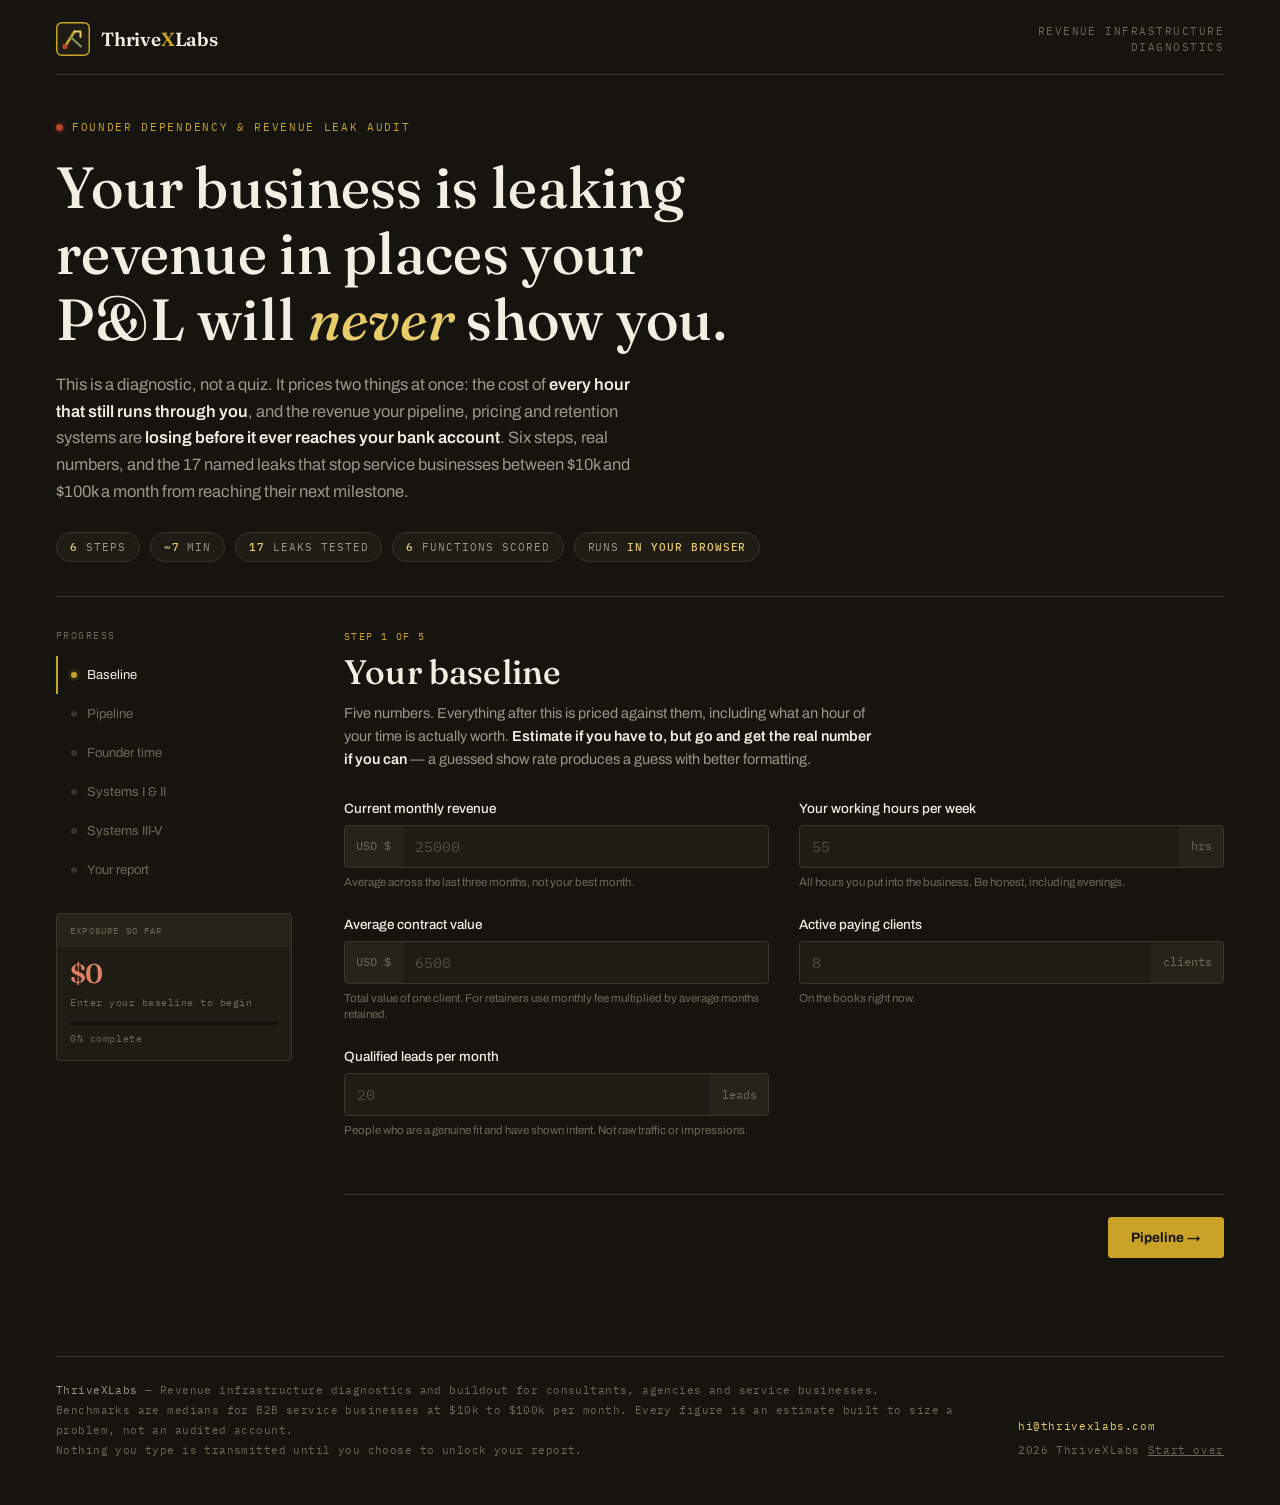
<file: tools/txl-revenue-infrastructure-audit/index.html>
<!DOCTYPE html>
<html lang="en">
<head>
<meta charset="UTF-8">
<meta name="viewport" content="width=device-width, initial-scale=1.0, viewport-fit=cover">
<title>Revenue Infrastructure Audit</title>
<meta name="description" content="Quantify what founder dependency and the 17 revenue leaks are costing your service business each year, then get the fix sequence.">
<link rel="preconnect" href="https://fonts.googleapis.com">
<link rel="preconnect" href="https://fonts.gstatic.com" crossorigin>
<link rel="stylesheet" href="https://fonts.googleapis.com/css2?family=Fraunces:ital,opsz,wght@0,9..144,400;0,9..144,500;0,9..144,600;0,9..144,700;1,9..144,400&family=Archivo:wght@400;500;600;700&family=IBM+Plex+Mono:wght@400;500;600&display=swap">

<style>
/* ============================================================
   ThriveXLabs — Revenue Infrastructure Audit
   Single-file lead magnet. No build step, no dependencies.
   Configuration lives in the CONFIG block in the script below.
   ============================================================ */

:root{
  /* ---- Brand palette ----------------------------------------
     PLACEHOLDER SOURCE: derived from the ThriveXLabs audit_1.html
     you supplied, because no logo SVG was attached. When you drop
     in the real TXL SVG, replace the six --brand* / semantic hexes
     below and nothing else needs to change. */
  --obsidian:#15140F;
  --raised:#1E1C15;
  --raised-2:#262319;
  --sunk:#100F0B;
  --line:#3A342A;
  --line-soft:#2B261E;

  --paper:#F2EEE2;
  --muted:#9C9686;
  --faint:#6F6858;

  --brass:#C9A227;
  --brass-lt:#E8CB68;
  --brass-dim:#2C2512;

  --rust:#B5482B;
  --rust-lt:#DC8163;
  --rust-dim:#2E1811;

  --sage:#7E9767;
  --sage-lt:#A9C08D;
  --sage-dim:#1A2415;

  --amber:#C9862B;
  --amber-dim:#2B1F10;

  --d:'Fraunces','Iowan Old Style',Georgia,serif;
  --s:'Archivo','Helvetica Neue',Arial,sans-serif;
  --m:'IBM Plex Mono',ui-monospace,SFMono-Regular,Menlo,monospace;

  --r:3px;
  --rail-w:236px;
  --shadow:0 1px 0 rgba(242,238,226,.04), 0 18px 40px -30px rgba(0,0,0,.9);
}

*{box-sizing:border-box}
html,body{margin:0;padding:0}
html{-webkit-text-size-adjust:100%}
body{
  background:var(--obsidian);
  color:var(--paper);
  font-family:var(--s);
  font-size:15px;
  line-height:1.55;
  -webkit-font-smoothing:antialiased;
  text-rendering:optimizeLegibility;
}
h1,h2,h3,h4{margin:0;font-family:var(--d);font-weight:500;letter-spacing:.005em;line-height:1.14;text-wrap:balance}
p{margin:0}
button,input,select,textarea{font-family:inherit;font-size:inherit;color:inherit}
a{color:var(--brass-lt);text-decoration-thickness:1px;text-underline-offset:2px}
::selection{background:var(--brass);color:var(--obsidian)}
:focus-visible{outline:2px solid var(--brass);outline-offset:2px;border-radius:2px}
.num{font-variant-numeric:tabular-nums}
.mono{font-family:var(--m)}
.sr{position:absolute;width:1px;height:1px;padding:0;margin:-1px;overflow:hidden;clip:rect(0 0 0 0);white-space:nowrap;border:0}

/* ---------- frame ---------- */
.wrap{max-width:1240px;margin:0 auto;padding-inline:20px;padding-block:0 0}
@media(min-width:900px){.wrap{padding-inline:36px}}

/* ---------- masthead ---------- */
.masthead{display:flex;align-items:center;gap:16px;flex-wrap:wrap;
  padding-block:22px 18px;border-bottom:1px solid var(--line)}
.logo{display:flex;align-items:center;gap:11px;text-decoration:none;color:var(--paper)}
.logo svg{display:block;flex:0 0 auto}
.logo .wm{font-family:var(--d);font-size:19px;font-weight:600;letter-spacing:-.01em;line-height:1}
.logo .wm em{font-style:normal;color:var(--brass)}
.mast-tag{margin-left:auto;font-family:var(--m);font-size:10.5px;letter-spacing:.14em;
  text-transform:uppercase;color:var(--faint);text-align:right;max-width:30ch}

/* ---------- hero ---------- */
.hero{padding-block:40px 34px;border-bottom:1px solid var(--line)}
.eyebrow{display:inline-flex;align-items:center;gap:9px;font-family:var(--m);font-size:10.5px;
  letter-spacing:.16em;text-transform:uppercase;color:var(--brass);margin-bottom:18px}
.eyebrow .pip{width:7px;height:7px;border-radius:50%;background:var(--rust);
  box-shadow:0 0 0 3px var(--rust-dim)}
.hero h1{font-size:clamp(33px,5.1vw,58px);max-width:20ch;font-weight:500}
.hero h1 em{font-style:italic;color:var(--brass-lt)}
.hero .lede{margin-top:20px;max-width:64ch;font-size:16.5px;color:var(--muted);line-height:1.62}
.hero .lede b{color:var(--paper);font-weight:600}
.hero-meta{display:flex;gap:10px;flex-wrap:wrap;margin-top:26px}
.chip{font-family:var(--m);font-size:10.5px;letter-spacing:.09em;text-transform:uppercase;
  color:var(--muted);border:1px solid var(--line);border-radius:100px;padding:6px 13px;background:var(--raised)}
.chip b{color:var(--brass-lt);font-weight:500}

/* ---------- app shell ---------- */
.app{display:grid;grid-template-columns:1fr;gap:26px;padding-block:32px 0;align-items:start}
@media(min-width:900px){.app{grid-template-columns:var(--rail-w) minmax(0,1fr);gap:52px}}

/* ---------- rail ---------- */
.rail{display:flex;flex-direction:column;gap:0}
@media(min-width:900px){.rail{position:sticky;top:20px;align-self:start}}
.rail-head{font-family:var(--m);font-size:9.5px;letter-spacing:.15em;text-transform:uppercase;
  color:var(--faint);margin-bottom:12px}
.steps{display:flex;flex-direction:column;gap:1px;list-style:none;margin:0;padding:0}
@media(max-width:899px){
  .steps{flex-direction:row;overflow-x:auto;gap:6px;padding-bottom:12px;
    border-bottom:1px solid var(--line);scrollbar-width:thin}
  .steps li{flex:0 0 auto}
}
.steps li{display:flex;align-items:center;gap:10px;padding:9px 0 9px 13px;font-size:13px;
  color:var(--faint);border-left:2px solid transparent;transition:color .18s}
@media(max-width:899px){.steps li{border-left:0;border-bottom:2px solid transparent;padding:6px 10px 8px;white-space:nowrap}}
.steps li .dot{width:6px;height:6px;border-radius:50%;background:var(--line);flex:0 0 auto;transition:background .18s}
.steps li.done{color:var(--muted)}
.steps li.done .dot{background:var(--sage)}
.steps li.active{color:var(--paper);border-left-color:var(--brass)}
@media(max-width:899px){.steps li.active{border-bottom-color:var(--brass)}}
.steps li.active .dot{background:var(--brass);box-shadow:0 0 0 3px var(--brass-dim)}

.ticker{margin-top:24px;border:1px solid var(--line);border-radius:var(--r);background:var(--raised);overflow:hidden}
@media(max-width:899px){.ticker{display:none}}
.ticker .tk-h{padding:10px 13px 8px;border-bottom:1px solid var(--line-soft);background:var(--raised-2);
  font-family:var(--m);font-size:9px;letter-spacing:.13em;text-transform:uppercase;color:var(--faint)}
.ticker .tk-b{padding:13px}
.ticker .tk-n{font-family:var(--d);font-size:27px;font-weight:600;color:var(--rust-lt);
  font-variant-numeric:tabular-nums;line-height:1.05;letter-spacing:-.02em}
.ticker .tk-s{font-family:var(--m);font-size:10px;color:var(--faint);margin-top:6px;letter-spacing:.05em}
.ticker .tk-bar{height:3px;background:var(--sunk);margin-top:12px;border-radius:2px;overflow:hidden}
.ticker .tk-bar i{display:block;height:100%;background:var(--brass);width:0%;transition:width .3s ease}
.ticker .tk-p{font-family:var(--m);font-size:9.5px;color:var(--faint);margin-top:7px;letter-spacing:.06em}

/* ---------- panel ---------- */
.panel{min-width:0}
.step-kick{font-family:var(--m);font-size:10px;letter-spacing:.14em;text-transform:uppercase;
  color:var(--brass);margin-bottom:9px}
.step-title{font-size:clamp(25px,3.4vw,34px);margin-bottom:10px}
.step-sub{color:var(--muted);max-width:66ch;font-size:14.5px;margin-bottom:28px;line-height:1.6}
.step-sub b{color:var(--paper);font-weight:600}

.grid2{display:grid;grid-template-columns:1fr;gap:4px 30px}
@media(min-width:620px){.grid2{grid-template-columns:1fr 1fr}}

.field{margin-bottom:21px;min-width:0}
.field > label,.field .flabel{display:block;font-size:13.5px;color:var(--paper);margin-bottom:7px;font-weight:500;line-height:1.35}
.field .hint{display:block;font-size:11.5px;color:var(--faint);margin-top:6px;line-height:1.45}
.field .bm{font-family:var(--m);font-size:10px;color:var(--brass);letter-spacing:.05em;font-weight:400}
.inp{display:flex;align-items:stretch;border:1px solid var(--line);border-radius:var(--r);
  background:var(--raised);overflow:hidden}
.inp:focus-within{border-color:var(--brass)}
.inp .aff{display:flex;align-items:center;padding:0 11px;background:var(--raised-2);
  font-family:var(--m);font-size:12px;color:var(--faint);border-right:1px solid var(--line-soft);flex:0 0 auto}
.inp .aff.suf{border-right:0;border-left:1px solid var(--line-soft)}
.inp input{flex:1 1 auto;min-width:0;width:100%;background:transparent;border:0;outline:none;
  font-family:var(--m);font-size:15px;font-variant-numeric:tabular-nums;padding:11px 12px;color:var(--paper)}
.inp input::placeholder{color:#544E42}
.inp input[type=number]{-moz-appearance:textfield}
.inp input::-webkit-outer-spin-button,.inp input::-webkit-inner-spin-button{-webkit-appearance:none;margin:0}

.seg{display:flex;gap:6px;flex-wrap:wrap}
.seg button{flex:1 1 auto;min-width:88px;background:var(--raised);border:1px solid var(--line);
  color:var(--muted);padding:9px 11px;font-size:12.5px;border-radius:var(--r);cursor:pointer;
  transition:border-color .15s,color .15s,background .15s;text-align:center}
.seg button:hover{border-color:var(--faint);color:var(--paper)}
.seg button.sel{border-color:var(--brass);color:var(--paper);background:var(--brass-dim);font-weight:600}
.seg.tri button.sel[data-val="Systemized"],.seg.tri button.sel[data-val="Yes"]{border-color:var(--sage);background:var(--sage-dim)}
.seg.tri button.sel[data-val="Missing"],.seg.tri button.sel[data-val="No"]{border-color:var(--rust);background:var(--rust-dim)}

details.adv{margin:4px 0 8px;border-top:1px solid var(--line);padding-top:16px}
details.adv summary{cursor:pointer;color:var(--muted);font-size:13px;list-style:none;font-family:var(--m);
  font-size:11.5px;letter-spacing:.06em;text-transform:uppercase}
details.adv summary::-webkit-details-marker{display:none}
details.adv summary::before{content:"+ ";color:var(--brass)}
details.adv[open] summary::before{content:"– "}
details.adv .grid2{margin-top:20px}

/* ---------- function rows ---------- */
.frow{border-top:1px solid var(--line-soft);padding:17px 0}
.frow:first-of-type{border-top:1px solid var(--line)}
.frow-h{display:flex;align-items:baseline;gap:10px;flex-wrap:wrap;margin-bottom:12px}
.frow-h .fn{font-size:15px;font-weight:600;font-family:var(--s)}
.frow-h .scope{font-family:var(--m);font-size:10px;letter-spacing:.06em;color:var(--faint);text-transform:uppercase}
.frow-h .deleg{margin-left:auto;font-family:var(--m);font-size:10px;color:var(--brass);letter-spacing:.04em}
.frow-b{display:grid;grid-template-columns:1fr;gap:14px}
@media(min-width:680px){.frow-b{grid-template-columns:150px minmax(0,1fr);gap:22px;align-items:start}}
.frow-b .q{font-size:13px;color:var(--muted);margin-bottom:7px;line-height:1.45}

/* ---------- leak rows ---------- */
.lsec{margin-bottom:30px}
.lsec-h{display:flex;align-items:baseline;gap:12px;padding-bottom:9px;margin-bottom:4px;
  border-bottom:1px solid var(--brass);flex-wrap:wrap}
.lsec-h .rn{font-family:var(--m);font-size:11px;color:var(--brass);letter-spacing:.1em}
.lsec-h h3{font-size:17px}
.lsec-h .cnt{margin-left:auto;font-family:var(--m);font-size:10px;color:var(--faint);letter-spacing:.07em}
.lrow{display:grid;grid-template-columns:1fr;gap:9px;padding:14px 0;border-bottom:1px solid var(--line-soft)}
@media(min-width:760px){.lrow{grid-template-columns:minmax(0,1fr) 296px;gap:24px;align-items:center}}
.lrow .lt{min-width:0}
.lrow .lt .nm{font-size:14px;font-weight:600;line-height:1.35;display:flex;gap:8px;align-items:baseline;flex-wrap:wrap}
.lrow .lt .nm .no{font-family:var(--m);font-size:10.5px;color:var(--faint);font-weight:400;flex:0 0 auto}
.lrow .lt .ask{font-size:12.5px;color:var(--muted);margin-top:4px;line-height:1.45}

/* ---------- nav ---------- */
.nav{display:flex;justify-content:space-between;align-items:center;gap:14px;flex-wrap:wrap;
  margin-top:34px;padding-block:22px 46px;border-top:1px solid var(--line)}
.btn{font-size:13.5px;padding:12px 22px;border-radius:var(--r);cursor:pointer;border:1px solid var(--line);
  background:transparent;color:var(--muted);transition:.15s;font-weight:500;text-decoration:none;display:inline-block}
.btn:hover{color:var(--paper);border-color:var(--faint)}
.btn.primary{background:var(--brass);border-color:var(--brass);color:var(--obsidian);font-weight:700}
.btn.primary:hover{background:var(--brass-lt);border-color:var(--brass-lt);color:var(--obsidian)}
.btn.ghost-brass{border-color:var(--brass);color:var(--brass-lt)}
.btn.ghost-brass:hover{background:var(--brass-dim);color:var(--paper)}
.btn:disabled{opacity:.35;cursor:not-allowed}
.nav .spacer{flex:1 1 auto}
.nav .note{font-family:var(--m);font-size:10px;color:var(--faint);letter-spacing:.06em}

/* ---------- report ---------- */
.rep-hero{display:grid;grid-template-columns:1fr;gap:28px;align-items:center;
  border:1px solid var(--line);border-radius:var(--r);background:var(--raised);
  box-shadow:var(--shadow);overflow:hidden;margin-bottom:22px}
@media(min-width:800px){.rep-hero{grid-template-columns:266px minmax(0,1fr);gap:0}}
.gauge-cell{padding:26px 22px;background:var(--sunk);border-bottom:1px solid var(--line)}
@media(min-width:800px){.gauge-cell{border-bottom:0;border-right:1px solid var(--line);height:100%;
  display:flex;flex-direction:column;justify-content:center}}
.gauge-cell svg{display:block;width:100%;max-width:220px;height:auto;margin:0 auto}
.gauge-cap{text-align:center;margin-top:8px}
.gauge-cap .band{font-family:var(--d);font-size:17px;font-weight:600;color:var(--brass-lt)}
.gauge-cap .bsub{font-family:var(--m);font-size:9.5px;letter-spacing:.12em;text-transform:uppercase;
  color:var(--faint);margin-top:5px}
.rep-hero-b{padding:26px 24px}
.rep-hero-b .kick{font-family:var(--m);font-size:10px;letter-spacing:.14em;text-transform:uppercase;
  color:var(--rust-lt);margin-bottom:11px}
.rep-hero-b .big{font-family:var(--d);font-size:clamp(44px,7.4vw,78px);font-weight:600;line-height:.98;
  letter-spacing:-.035em;color:var(--rust-lt);font-variant-numeric:tabular-nums}
.rep-hero-b .per{font-family:var(--m);font-size:12px;color:var(--muted);margin-top:11px;letter-spacing:.03em}
.rep-hero-b .read{margin-top:16px;font-size:14.5px;color:var(--paper);line-height:1.55;max-width:52ch;
  border-left:2px solid var(--brass);padding-left:15px}

.tiles{display:grid;grid-template-columns:1fr;gap:1px;background:var(--line);
  border:1px solid var(--line);border-radius:var(--r);overflow:hidden;margin-bottom:22px}
@media(min-width:560px){.tiles{grid-template-columns:1fr 1fr}}
@media(min-width:900px){.tiles{grid-template-columns:repeat(4,1fr)}}
.tile{background:var(--raised);padding:17px 18px 18px}
.tile .tl{font-family:var(--m);font-size:9.5px;letter-spacing:.11em;text-transform:uppercase;color:var(--faint)}
.tile .tn{font-family:var(--d);font-size:30px;font-weight:600;margin:6px 0 3px;line-height:1;
  font-variant-numeric:tabular-nums;letter-spacing:-.02em}
.tile .tf{font-size:12px;color:var(--muted);line-height:1.45}
.tile.loss .tn{color:var(--rust-lt)}
.tile.dep .tn{color:var(--brass-lt)}
.tile.ok .tn{color:var(--sage-lt)}

.sec{margin:38px 0 0}
.sec-h{display:flex;align-items:baseline;gap:12px;flex-wrap:wrap;padding-bottom:10px;
  border-bottom:1px solid var(--line);margin-bottom:18px}
.sec-h h2{font-size:22px}
.sec-h .sh{margin-left:auto;font-family:var(--m);font-size:10px;letter-spacing:.1em;
  text-transform:uppercase;color:var(--faint)}
.sec-note{color:var(--muted);font-size:13.5px;max-width:70ch;margin-bottom:18px;line-height:1.6}

.tbl-scroll{overflow-x:auto;-webkit-overflow-scrolling:touch}
table.rt{width:100%;border-collapse:collapse;font-size:13px;min-width:600px}
table.rt th{text-align:left;font-family:var(--m);font-size:9.5px;letter-spacing:.1em;text-transform:uppercase;
  color:var(--faint);font-weight:400;padding:9px 11px;border-bottom:1px solid var(--line);white-space:nowrap}
table.rt th.r,table.rt td.r{text-align:right}
table.rt td{padding:13px 11px;border-bottom:1px solid var(--line-soft);vertical-align:top}
table.rt tr:last-child td{border-bottom:0}
table.rt tbody tr.tot td{border-top:1px solid var(--line);border-bottom:0;background:var(--sunk);font-weight:600}
table.rt .nm{font-weight:600;color:var(--paper)}
table.rt .sub{display:block;font-size:11.5px;color:var(--faint);margin-top:4px;line-height:1.45;font-weight:400;max-width:44ch}
.amt{font-family:var(--m);font-size:13.5px;font-variant-numeric:tabular-nums;color:var(--rust-lt);white-space:nowrap}
.amt.dep{color:var(--brass-lt)}
.amt.zero{color:var(--faint)}
.amt.pos{color:var(--sage-lt)}

.pill{display:inline-block;padding:3px 8px;border-radius:2px;font-family:var(--m);font-size:10px;
  letter-spacing:.07em;text-transform:uppercase;white-space:nowrap;border:1px solid transparent}
.pill.bad{background:var(--rust-dim);color:var(--rust-lt);border-color:#5A2A1C}
.pill.mid{background:var(--amber-dim);color:#E0A54F;border-color:#503A18}
.pill.good{background:var(--sage-dim);color:var(--sage-lt);border-color:#2E4023}
.pill.info{background:var(--brass-dim);color:var(--brass-lt);border-color:#4A3D16}
.pill.flat{background:var(--raised-2);color:var(--faint);border-color:var(--line)}

/* stage bars */
.stage{display:grid;grid-template-columns:1fr;gap:7px;padding:15px 0;border-bottom:1px solid var(--line-soft)}
@media(min-width:720px){.stage{grid-template-columns:174px minmax(0,1fr) 92px 104px;gap:18px;align-items:center;padding:13px 0}}
.stage:last-child{border-bottom:0}
.stage .snm{font-size:13.5px;font-weight:600}
.stage .snm i{display:block;font-style:normal;font-family:var(--m);font-size:10px;color:var(--faint);margin-top:3px;letter-spacing:.04em}
.stage .track{position:relative;height:20px;background:var(--sunk);border:1px solid var(--line-soft);border-radius:2px}
.stage .fill{position:absolute;inset:0 auto 0 0;background:var(--brass);border-radius:1px 0 0 1px;transition:width .3s ease}
.stage.below .fill{background:var(--rust)}
.stage.at .fill{background:var(--sage)}
.stage .mk{position:absolute;top:-4px;bottom:-4px;width:2px;background:var(--paper);opacity:.5}
.stage .mk::after{content:attr(data-l);position:absolute;top:-15px;left:50%;transform:translateX(-50%);
  font-family:var(--m);font-size:9px;color:var(--muted);white-space:nowrap}
.stage .sv{font-family:var(--m);font-size:13px;font-variant-numeric:tabular-nums;text-align:right}
.stage.below .sv{color:var(--rust-lt)}
.stage.at .sv{color:var(--sage-lt)}
.stage .sg{font-family:var(--m);font-size:12px;font-variant-numeric:tabular-nums;text-align:right;color:var(--rust-lt)}
.stage .sg.zero{color:var(--faint)}
.legend{display:flex;gap:18px;flex-wrap:wrap;margin-top:15px;padding-top:13px;border-top:1px dashed var(--line);
  font-family:var(--m);font-size:10px;color:var(--faint);letter-spacing:.05em}
.legend span{display:flex;align-items:center;gap:7px}
.legend i{width:10px;height:10px;border-radius:2px;display:inline-block}
.legend i.a{background:var(--rust)}.legend i.b{background:var(--brass)}.legend i.c{background:var(--sage)}
.legend i.d{width:2px;height:12px;background:var(--paper);opacity:.5;border-radius:0}

/* ledger */
.ledger{border:1px solid var(--line);border-radius:var(--r);overflow:hidden;background:var(--raised)}
.ledger .lr{display:flex;align-items:baseline;gap:14px;padding:13px 17px;border-bottom:1px solid var(--line-soft);flex-wrap:wrap}
.ledger .lr:last-child{border-bottom:0}
.ledger .lr .ll{font-size:13.5px;flex:1 1 200px;min-width:0}
.ledger .lr .ll i{display:block;font-style:normal;font-size:11.5px;color:var(--faint);margin-top:3px;line-height:1.45}
.ledger .lr .lv{font-family:var(--m);font-size:14px;font-variant-numeric:tabular-nums;color:var(--rust-lt);white-space:nowrap}
.ledger .lr.adj{background:var(--sunk)}
.ledger .lr.adj .lv{color:var(--sage-lt)}
.ledger .lr.net{background:var(--brass-dim);border-top:1px solid var(--brass)}
.ledger .lr.net .ll{font-weight:700;font-size:14.5px}
.ledger .lr.net .lv{font-family:var(--d);font-size:24px;font-weight:600;color:var(--brass-lt)}

/* leak cards */
.lk{border-bottom:1px solid var(--line-soft);padding:17px 0}
.lk:last-child{border-bottom:0}
.lk-h{display:flex;align-items:baseline;gap:10px;flex-wrap:wrap;margin-bottom:8px}
.lk-h .no{font-family:var(--m);font-size:10.5px;color:var(--faint);letter-spacing:.06em;flex:0 0 auto}
.lk-h h4{font-size:15px;font-weight:600;font-family:var(--s)}
.lk-h .amt{margin-left:auto}
.lk-b{display:grid;grid-template-columns:1fr;gap:12px}
@media(min-width:740px){.lk-b{grid-template-columns:1fr 1fr;gap:12px 26px}}
.lk-b .blk{border-left:2px solid var(--line);padding-left:14px;min-width:0}
.lk-b .blk b{display:block;font-family:var(--m);font-size:9.5px;letter-spacing:.11em;text-transform:uppercase;
  color:var(--faint);font-weight:400;margin-bottom:5px}
.lk-b .blk p{font-size:13.2px;color:var(--muted);line-height:1.52}
.lk-b .blk.fix{border-left-color:var(--brass)}
.lk-b .blk.fix p{color:var(--paper)}

/* roadmap */
.road{display:flex;flex-direction:column}
.ri{display:grid;grid-template-columns:1fr;gap:6px;padding:17px 0;border-bottom:1px solid var(--line-soft)}
@media(min-width:680px){.ri{grid-template-columns:148px minmax(0,1fr) 108px;gap:22px;align-items:start}}
.ri:last-child{border-bottom:0}
.ri .ph{font-family:var(--m);font-size:10px;letter-spacing:.08em;text-transform:uppercase;color:var(--brass)}
.ri .ph i{display:block;font-style:normal;color:var(--faint);margin-top:4px;letter-spacing:.04em}
.ri .rb .rn{font-size:14.5px;font-weight:600;margin-bottom:5px}
.ri .rb .rd{font-size:13.2px;color:var(--muted);line-height:1.52}
.ri .rv{font-family:var(--m);font-size:13px;font-variant-numeric:tabular-nums;color:var(--rust-lt);text-align:left}
@media(min-width:680px){.ri .rv{text-align:right}}
.ri .rv i{display:block;font-style:normal;font-size:9.5px;color:var(--faint);letter-spacing:.09em;
  text-transform:uppercase;margin-top:4px}

/* plan */
.plan{display:grid;grid-template-columns:1fr;gap:1px;background:var(--line);border:1px solid var(--line);
  border-radius:var(--r);overflow:hidden}
@media(min-width:720px){.plan{grid-template-columns:repeat(3,1fr)}}
.pcol{background:var(--raised);padding:18px}
.pcol h4{font-family:var(--m);font-size:10px;letter-spacing:.12em;text-transform:uppercase;color:var(--brass);
  margin-bottom:12px;font-weight:400}
.pcol ul{margin:0;padding-left:17px;display:flex;flex-direction:column;gap:9px}
.pcol li{font-size:13px;color:var(--muted);line-height:1.5}
.pcol li b{color:var(--paper);font-weight:600}

/* ---------- the gate ---------- */
.gate-zone{position:relative;margin-top:34px}
.gate-zone.locked > .gz-body{filter:blur(7px);pointer-events:none;user-select:none;
  -webkit-user-select:none;opacity:.55;max-height:940px;overflow:hidden}
.gate-zone.locked::after{content:"";position:absolute;inset:auto 0 0 0;height:300px;
  background:linear-gradient(180deg,transparent,var(--obsidian) 78%);pointer-events:none}
.gate-card{position:absolute;left:50%;top:104px;transform:translateX(-50%);z-index:5;width:min(560px,100%);
  border:1px solid var(--brass);border-radius:var(--r);background:var(--raised);
  box-shadow:0 30px 70px -30px rgba(0,0,0,.95);overflow:hidden}
.gate-zone:not(.locked) .gate-card{display:none}
.gate-card .gc-strip{height:3px;background:linear-gradient(90deg,var(--rust),var(--brass) 70%)}
.gate-card .gc-in{padding:24px 24px 26px}
.gate-card .gc-lock{font-family:var(--m);font-size:10px;letter-spacing:.13em;text-transform:uppercase;
  color:var(--brass);margin-bottom:12px;display:flex;align-items:center;gap:8px}
.gate-card h3{font-size:23px;margin-bottom:9px}
.gate-card .gc-p{font-size:14px;color:var(--muted);line-height:1.55;margin-bottom:8px}
.gate-card .gc-list{margin:14px 0 20px;padding:0;list-style:none;display:grid;gap:7px}
.gate-card .gc-list li{font-size:13px;color:var(--paper);display:flex;gap:9px;align-items:flex-start;line-height:1.45}
.gate-card .gc-list li::before{content:"";width:5px;height:5px;border-radius:50%;background:var(--brass);
  flex:0 0 auto;margin-top:7px}
.gform{display:grid;gap:12px}
@media(min-width:520px){.gform .grow2{display:grid;grid-template-columns:1fr 1fr;gap:12px}}
.gform label{display:block;font-family:var(--m);font-size:9.5px;letter-spacing:.1em;text-transform:uppercase;
  color:var(--faint);margin-bottom:5px}
.gform input,.gform select{width:100%;background:var(--sunk);border:1px solid var(--line);border-radius:var(--r);
  padding:10px 12px;font-size:14px;color:var(--paper);outline:none}
.gform input:focus,.gform select:focus{border-color:var(--brass)}
.gform input::placeholder{color:#544E42}
.gform select{appearance:none;background-image:linear-gradient(45deg,transparent 50%,var(--faint) 50%),linear-gradient(135deg,var(--faint) 50%,transparent 50%);
  background-position:calc(100% - 17px) 18px,calc(100% - 12px) 18px;background-size:5px 5px,5px 5px;background-repeat:no-repeat;padding-right:34px}
.gform .gsubmit{margin-top:4px}
.gform .gsubmit button{width:100%;padding:14px 18px;font-size:15px}
.gmsg{font-family:var(--m);font-size:11px;line-height:1.5;letter-spacing:.03em;min-height:1em}
.gmsg.err{color:var(--rust-lt)}
.gmsg.ok{color:var(--sage-lt)}
.gfine{font-family:var(--m);font-size:9.5px;color:var(--faint);letter-spacing:.04em;line-height:1.6;text-align:center}

/* ---------- cta ---------- */
.cta{margin-top:40px;border:1px solid var(--brass);border-radius:var(--r);background:var(--raised);overflow:hidden}
.cta .strip{height:3px;background:linear-gradient(90deg,var(--brass),var(--rust) 88%)}
.cta .cin{display:grid;grid-template-columns:1fr;gap:24px;padding:26px 26px 28px}
@media(min-width:820px){.cta .cin{grid-template-columns:minmax(0,1fr) 316px;gap:40px;align-items:start}}
.cta h3{font-size:24px;margin-bottom:10px}
.cta .cp{font-size:14.5px;color:var(--muted);line-height:1.6;max-width:56ch}
.cta .cp b{color:var(--paper);font-weight:600}
.cta .inc{margin:16px 0 0;padding:0;list-style:none;display:grid;gap:7px}
.cta .inc li{font-size:13.2px;color:var(--paper);display:flex;gap:9px;align-items:flex-start;line-height:1.45}
.cta .inc li::before{content:"";width:5px;height:5px;border-radius:50%;background:var(--sage);flex:0 0 auto;margin-top:7px}
.cta-box{border:1px solid var(--line);border-radius:var(--r);background:var(--sunk);padding:19px}
.cta-box .price{font-family:var(--d);font-size:40px;font-weight:600;line-height:1;letter-spacing:-.02em;
  color:var(--brass-lt);font-variant-numeric:tabular-nums}
.cta-box .anchor{font-family:var(--m);font-size:10.5px;color:var(--faint);letter-spacing:.05em;margin-top:9px;line-height:1.6}
.cta-box .anchor b{color:var(--sage-lt);font-weight:500}
.cta-box .btns{display:grid;gap:9px;margin-top:17px}
.cta-box .btns .btn{text-align:center;padding:13px 16px;font-size:14px}
.cta-box .terms{font-family:var(--m);font-size:9.5px;color:var(--faint);letter-spacing:.04em;
  margin-top:11px;line-height:1.6;text-align:center}

/* ---------- method / honesty ---------- */
.method{margin-top:38px;border:1px solid var(--line);border-radius:var(--r);background:var(--sunk);padding:22px}
.method h4{font-family:var(--m);font-size:10px;letter-spacing:.13em;text-transform:uppercase;
  color:var(--muted);margin-bottom:13px;font-weight:400}
.method ul{margin:0;padding-left:18px;display:flex;flex-direction:column;gap:9px}
.method li{font-size:13px;color:var(--muted);line-height:1.55}
.method li b{color:var(--paper);font-weight:600}
.method .calc{margin-top:16px;padding-top:15px;border-top:1px dashed var(--line);font-family:var(--m);
  font-size:11px;color:var(--faint);line-height:1.8;letter-spacing:.03em}

/* ---------- footer ---------- */
footer.end{margin-top:52px;padding-block:24px 44px;border-top:1px solid var(--line);
  display:grid;gap:14px}
@media(min-width:720px){footer.end{grid-template-columns:1fr auto;align-items:end}}
footer.end .fl{font-family:var(--m);font-size:10.5px;line-height:1.9;color:var(--faint);letter-spacing:.04em}
footer.end .fl b{color:var(--muted);font-weight:400}
footer.end .fr{font-family:var(--m);font-size:10.5px;letter-spacing:.06em;color:var(--faint);line-height:1.9}
footer.end .fr a{color:var(--brass-lt);text-decoration:none}
footer.end .fr a:hover{text-decoration:underline}

.restart{background:none;border:0;padding:0;margin-top:6px;color:var(--faint);font-family:var(--m);
  font-size:10.5px;letter-spacing:.06em;text-decoration:underline;cursor:pointer}
.restart:hover{color:var(--muted)}

/* ---------- mobile exposure bar ---------- */
.mbar{position:fixed;left:0;right:0;bottom:0;z-index:30;background:var(--raised);
  border-top:1px solid var(--brass);display:flex;align-items:center;gap:13px;
  padding:10px 20px;padding-bottom:calc(10px + env(safe-area-inset-bottom, 0px));
  box-shadow:0 -10px 30px -18px rgba(0,0,0,.9)}
@media(min-width:900px){.mbar{display:none}}
.mbar .ml{font-family:var(--m);font-size:9px;letter-spacing:.12em;text-transform:uppercase;color:var(--faint);line-height:1.3}
.mbar .mn{font-family:var(--d);font-size:21px;font-weight:600;color:var(--rust-lt);
  font-variant-numeric:tabular-nums;line-height:1;letter-spacing:-.02em}
.mbar .mp{margin-left:auto;font-family:var(--m);font-size:9.5px;color:var(--brass);letter-spacing:.06em;text-align:right}
@media(max-width:899px){body{padding-bottom:70px}}

@media(prefers-reduced-motion:reduce){*{transition:none!important;animation:none!important}}

/* ---------- print ---------- */
@media print{
  :root{--obsidian:#fff;--raised:#fff;--raised-2:#fafafa;--sunk:#fafafa;
    --paper:#111;--muted:#444;--faint:#777;--line:#bbb;--line-soft:#ddd;
    --brass:#8a6f10;--brass-lt:#6d5709;--brass-dim:#f6f0dc;
    --rust:#9c3d24;--rust-lt:#8f3720;--rust-dim:#faeae5;
    --sage:#4f6440;--sage-lt:#41542f;--sage-dim:#eef3e8}
  body{background:#fff;color:#111;font-size:11.5pt;padding-bottom:0}
  .masthead,.hero-meta,.rail,.nav,.mbar,.cta-box .btns,.restart,.gate-card{display:none!important}
  .app{display:block}
  .wrap{max-width:none;padding-inline:0}
  .gate-zone.locked > .gz-body{filter:none!important;opacity:1!important;max-height:none!important;overflow:visible!important}
  .gate-zone.locked::after{display:none}
  .sec,.rep-hero,.tiles,.cta,.method,.plan,.ledger{break-inside:avoid}
  .sec{margin-top:22px}
  table.rt{min-width:0;font-size:9.5pt}
  .lk{break-inside:avoid}
  a{color:#111;text-decoration:none}
  .print-only{display:block!important}
}
.print-only{display:none}
</style>
</head>
<body>

<div class="wrap">

  <!-- ============ MASTHEAD ============ -->
  <header class="masthead">
    <a class="logo" href="#" aria-label="ThriveXLabs home">
      <!-- ============================================================
           PLACEHOLDER MARK. No TXL logo SVG was supplied, so this is a
           stand-in built from the brand palette: brass growth stroke,
           sage counter-stroke, rust dot for the leak.
           TO SWAP: paste your real <svg> here (keep width/height 34).
           ============================================================ -->
      <svg width="34" height="34" viewBox="0 0 34 34" role="img" aria-label="ThriveXLabs mark">
        <rect x="0.75" y="0.75" width="32.5" height="32.5" rx="5" fill="#1E1C15" stroke="#C9A227" stroke-width="1.5"/>
        <path d="M9 24.5 L18.5 9.5" stroke="#C9A227" stroke-width="2.6" stroke-linecap="round" fill="none"/>
        <path d="M14.5 15 L25 24.5" stroke="#7E9767" stroke-width="2.2" stroke-linecap="round" fill="none"/>
        <path d="M18.5 9.5 L24.5 9.5 L24.5 15" stroke="#E8CB68" stroke-width="2" stroke-linecap="round" stroke-linejoin="round" fill="none"/>
        <circle cx="9" cy="24.5" r="2.6" fill="#B5482B"/>
      </svg>
      <span class="wm">Thrive<em>X</em>Labs</span>
    </a>
    <div class="mast-tag">Revenue Infrastructure Diagnostics</div>
  </header>

  <!-- ============ HERO ============ -->
  <section class="hero">
    <div class="eyebrow"><span class="pip"></span> Founder Dependency &amp; Revenue Leak Audit</div>
    <h1>Your business is leaking revenue in places your P&amp;L will <em>never</em> show you.</h1>
    <p class="lede">This is a diagnostic, not a quiz. It prices two things at once: the cost of <b>every hour that still runs through you</b>, and the revenue your pipeline, pricing and retention systems are <b>losing before it ever reaches your bank account</b>. Six steps, real numbers, and the 17 named leaks that stop service businesses between $10k and $100k a month from reaching their next milestone.</p>
    <div class="hero-meta">
      <span class="chip"><b>6</b> steps</span>
      <span class="chip"><b>~7</b> min</span>
      <span class="chip"><b>17</b> leaks tested</span>
      <span class="chip"><b>6</b> functions scored</span>
      <span class="chip">Runs <b>in your browser</b></span>
    </div>
  </section>

  <!-- ============ APP ============ -->
  <div class="app">
    <nav class="rail" aria-label="Audit progress">
      <div class="rail-head">Progress</div>
      <ol class="steps" id="steps"></ol>
      <div class="ticker" aria-live="polite">
        <div class="tk-h">Exposure so far</div>
        <div class="tk-b">
          <div class="tk-n num" id="tkNum">$0</div>
          <div class="tk-s" id="tkSub">Enter your baseline to begin</div>
          <div class="tk-bar"><i id="tkBar"></i></div>
          <div class="tk-p" id="tkPct">0% complete</div>
        </div>
      </div>
    </nav>

    <main class="panel" id="panel"></main>
  </div>

  <!-- ============ FOOTER ============ -->
  <footer class="end">
    <div class="fl">
      <b>ThriveXLabs</b> — Revenue infrastructure diagnostics and buildout for consultants, agencies and service businesses.<br>
      Benchmarks are medians for B2B service businesses at $10k to $100k per month. Every figure is an estimate built to size a problem, not an audited account.<br>
      Nothing you type is transmitted until you choose to unlock your report.
    </div>
    <div class="fr">
      <a href="mailto:hi@thrivexlabs.com">hi@thrivexlabs.com</a><br>
      <span id="footYear">2026</span> ThriveXLabs
      <button class="restart" id="restartBtn" type="button">Start over</button>
    </div>
  </footer>
</div>

<div class="mbar" aria-live="polite">
  <div>
    <div class="ml">Exposure so far</div>
    <div class="mn num" id="mbNum">$0</div>
  </div>
  <div class="mp" id="mbPct">0%</div>
</div>

<script>
(function(){
"use strict";

/* ==================================================================
   CONFIG — the only block you need to edit before going live.
   ================================================================== */
var CONFIG = {
  brand: 'ThriveXLabs',
  contactEmail: 'hi@thrivexlabs.com',

  // TODO: your $299 paid diagnostic event type.
  // NOTE: the Calendly account connected to this workspace is VirtUp
  // (calendly.com/itisvirtup), not ThriveXLabs, so nothing was auto-filled.
  calendlyUrl: 'https://calendly.com/thrivexlabs/revenue-infrastructure-diagnostic',

  diagnosticPrice: 299,

  // TODO: lead destination. Leave '' and the form falls back to a mailto
  // draft addressed to contactEmail (works with zero setup, but you only
  // get the leads who actually hit send in their mail client).
  // Set this to a real endpoint that accepts a POST and you capture 100%:
  //   - Customer.io Track API form/event endpoint (you already run workspace 222769)
  //   - a Zapier / Make catch hook
  //   - Formspree, Netlify Forms, or your own /api/lead route
  leadEndpoint: '',
  leadEndpointMode: 'json'   // 'json' = application/json body, 'form' = FormData
};

/* ==================================================================
   BENCHMARKS
   Pipeline medians carried over from the ThriveXLabs revenue leak
   calculator. Delegable fractions and the overlap haircut are
   documented in the Method section of the report.
   ================================================================== */
var BENCH = { book:32, show:78, close:27, ref:35 };

var OVERLAP_HAIRCUT = 0.15;   // applied to gross exposure, see Method

/* Six functions of the business. `deleg` is the share of founder hours in
   that function that a well-built business genuinely hands off. Strategy
   is deliberately low: a founder should keep it. */
var FUNCS = [
  { key:'marketing', name:'Marketing',  scope:'Lead generation',            deleg:0.70,
    q:'Does lead generation run on a system or schedule, without you personally pushing it each week?' },
  { key:'sales',     name:'Sales',      scope:'Revenue generation',          deleg:0.45,
    q:'Does every lead get followed up within 24 to 48 hours, every time, without you remembering to?' },
  { key:'delivery',  name:'Delivery',   scope:'Value and client happiness',  deleg:0.80,
    q:'Does delivery follow a documented process, without you hand-holding each client?' },
  { key:'finance',   name:'Finance',    scope:'Accuracy and collections',    deleg:0.90,
    q:'Are your books current and your invoices collected without you chasing them?' },
  { key:'team',      name:'Team',       scope:'Hiring and development',      deleg:0.60,
    q:'Do you have a hiring and onboarding system, rather than improvising each time?' },
  { key:'strategy',  name:'Strategy',   scope:'Clarity and growth',          deleg:0.15,
    q:'Do goal-setting and review happen on a cadence, independent of your daily presence?' }
];

/* ==================================================================
   THE 17 LEAKS
   Classes control how a leak enters the maths, and exist to stop the
   same lost dollar being counted twice:
     priced  — carries its own dollar line
     routed  — no dollar of its own; it explains a pipeline stage or a
               dependency figure that is already priced elsewhere
     risk    — no dollar; it raises the risk score
   ================================================================== */
var SECTIONS = [
  { rn:'I',   name:'Pricing & Positioning',    ids:[1,2,3,4] },
  { rn:'II',  name:'Client Acquisition',        ids:[5,6,7,8] },
  { rn:'III', name:'Sales & Conversion',        ids:[9,10,11] },
  { rn:'IV',  name:'Delivery & Operations',     ids:[12,13,14] },
  { rn:'V',   name:'Retention & Expansion',     ids:[15,16,17] }
];

var LEAKS = [
  { id:1, name:'Undifferentiated positioning', cls:'priced',
    ask:'Can a prospect state who you are for and what number you move, in one sentence, after ten seconds on your site?',
    what:'If a prospect can swap you for another consultant without noticing, you are competing on price by default. This is the leak upstream of every other leak on the list: it forces you to discount to win, which forces you to overload the calendar to hit revenue, which breaks delivery, which kills referrals.',
    fix:'Name one specific outcome, for one specific buyer, in language that removes you from the general "consultant" category. "I help X do Y in Z" beats "full-service growth partner" every time. Put it in your headline, your first call slide, and your proposal cover.',
    rate:{ missing:0.15, adhoc:0.07 },
    basis:'Share of annual revenue given away as discount before any work is done. The playbook range is a 15 to 20 percent average discount across recent deals.' },

  { id:2, name:'Scope-creep absorption', cls:'priced',
    ask:'Does every "quick add" get repriced through a change order, every time, without exception?',
    what:'Every add-on you say yes to without repricing is unpaid labour. It feels like relationship building in the moment. Across a year it is a second business you delivered for free.',
    fix:'Every proposal gets an explicit "what is not included" section, and every request gets the same one-line reply: happy to add this, here is the additional scope and cost. No exceptions, including for your favourite client.',
    rate:{ missing:0.10, adhoc:0.05 },
    basis:'Unbilled scope as a share of revenue. The playbook range is 10 to 25 percent of project hours; the conservative end is used here.' },

  { id:3, name:'No tiered offer ladder', cls:'priced',
    ask:'Do you sell more than one thing, at more than one price point, with a low-risk entry offer?',
    what:'One offer at one price to one buyer means your ceiling is your calendar, and every lead is either a yes or a total loss. There is no on-ramp for the prospect who is interested but not ready, and no upper tier for the client who wants more of you.',
    fix:'Build three tiers: a paid diagnostic or audit that proves value fast at low buyer risk, your core engagement, and a retainer tier for your best clients. The diagnostic tier is the one that converts the "not yet" pile.',
    custom:'ladder',
    basis:'Entry-tier revenue recoverable from leads that currently convert to nothing. Modelled at an 8 percent capture of unconverted leads at 20 percent of your contract value.' },

  { id:4, name:'Underpricing relative to outcome', cls:'priced',
    ask:'Is your price anchored to the value of the outcome rather than the hours it takes you?',
    what:'Pricing from your time caps your income at your hours and ignores what the client actually receives. An audit that finds $80,000 of leaks is worth more than eight hours of anyone’s time, but hourly pricing is exactly what you will charge for it.',
    fix:'Price against the size of the problem. Anchor every proposal to a number the client already cares about, stated before your fee appears: revenue recovered, hours returned, deals closed.',
    rate:{ missing:0.12, adhoc:0.06 },
    basis:'Conservative uplift withheld by time-based pricing, as a share of annual revenue. The playbook cites 2 to 5 times for value-based pricing on identical work; that multiple is far too aggressive to assert here, so a 12 percent floor is used.' },

  { id:5, name:'Referral-only dependency', cls:'routed', route:'Lead volume',
    ask:'Do you run at least one acquisition channel you fully control, alongside referrals?',
    what:'Referrals are your best lead source and the worst one to depend on exclusively, because you control neither volume nor timing. A referral-only pipeline makes revenue a lagging indicator of how good your last three projects happened to be.',
    fix:'Keep referrals, and add one channel you own outright: outbound, content, or paid. Run it in the strong months too. That is the whole discipline.' },

  { id:6, name:'No follow-up system for warm leads', cls:'priced',
    ask:'Does every lead who goes quiet enter an automatic 5 to 7 touch follow-up sequence?',
    what:'A lead who took a call and went quiet is not a lost lead, it is a lead with no follow-up system. Decisions on $5k to $20k engagements take multiple touches across weeks, not one conversation.',
    fix:'Build a 5 to 7 touch sequence mixing email, LinkedIn and one genuinely useful asset, and let it run automatically for every lead who does not convert on first contact.',
    custom:'followup',
    basis:'Recovery on calls held that never closed. The playbook notes 60 to 80 percent of eventual buyers say no or nothing first; this prices a conservative 10 percent recovery of that pool.' },

  { id:7, name:'Weak or absent proof assets', cls:'routed', route:'Close rate',
    ask:'Do you have case studies with specific numbers, not just generic testimonials?',
    what:'"Trust me" does not close $10k deals. Without numbers-based proof, every prospect has to take your word for it, and most will not.',
    fix:'After every engagement capture one specific number and one client quote tied to it. Build it into offboarding so it never gets skipped. The playbook puts the gap between generic and numbers-based proof at roughly 20 versus 40 percent close rates.' },

  { id:8, name:'Inconsistent outbound cadence', cls:'routed', route:'Lead volume',
    ask:'Is your weekly outbound quota protected on the calendar, even in your busiest delivery weeks?',
    what:'Outbound that runs hard for two weeks and then stops for six because delivery got busy never compounds. This is the single most common cause of boom-bust revenue in small service businesses: busy and broke, or free and starving.',
    fix:'Set a fixed weekly number of new conversations started and protect it like a client call, regardless of how full the plate is.' },

  { id:9, name:'No discovery call framework', cls:'routed', route:'Close rate',
    ask:'Do you run the same structured discovery framework on every single call?',
    what:'Winging discovery means equal time on great-fit and terrible-fit prospects, and not collecting what you need to price the work. It also means pitching before you understand the problem.',
    fix:'Use one repeatable sequence every call: current state, desired state, what has been tried, budget and timeline reality, decision process. Unstructured calls convert to proposals at roughly half the rate.' },

  { id:10, name:'Proposal as guesswork', cls:'routed', route:'Close rate',
    ask:'Do you send from a template with pre-anchored packages, rather than building each proposal fresh?',
    what:'A proposal built from scratch with pricing decided by how the call felt is slow to produce and inconsistent to sell. You end up negotiating against yourself before the client sees a number.',
    fix:'Build one template with two or three pre-set packages and anchored pricing, structured so the middle option is the obvious choice. Ad hoc proposals take 2 to 4 times longer to produce and close less reliably.' },

  { id:11, name:'No urgency or decision mechanism', cls:'routed', route:'Close rate',
    ask:'Does every proposal carry a real reason to decide by a specific date, plus a follow-up call already booked?',
    what:'Deals that go to "let me think about it" with no next step and no deadline die in an inbox. Not lost to a competitor, lost to inertia.',
    fix:'Give every proposal a genuine deadline (limited onboarding capacity, a pricing change, a cohort start) and book the follow-up call before you send it, not after.' },

  { id:12, name:'Founder as bottleneck in delivery', cls:'routed', route:'Delivery dependency',
    ask:'Can work ship to a client without passing through you personally?',
    what:'If every deliverable passes through you, your revenue ceiling is your personal capacity. Full stop. This is the leak that keeps strong pipelines capped.',
    fix:'Document the process as a checklist the moment you have done it the same way three times, then hand off the first piece, even partially. The dollar cost of this one already appears in your Delivery dependency line.' },

  { id:13, name:'No onboarding system', cls:'risk',
    ask:'Does every new client get the same fixed onboarding sequence the moment they sign?',
    what:'The first two weeks set the tone for the engagement and for the referral relationship after it. Improvised onboarding creates doubt exactly when trust is most fragile, and month-one problems are disproportionately likely to end the relationship before it produces a case study.',
    fix:'Fix the sequence: kickoff agenda, timeline, communication expectations, first deliverable date. Send it on signature, identically, every time.' },

  { id:14, name:'Manual, non-repeatable delivery', cls:'routed', route:'Delivery dependency',
    ask:'Is the repeatable 70 percent of every engagement built into templates or tooling?',
    what:'Delivering every engagement as a bespoke build resets your time investment to zero with each new client. You never get faster and margin never improves as you grow.',
    fix:'Identify the portion that is identical across clients and productise it; reserve custom time for the genuinely client-specific remainder. Productised delivery typically drops time per client by 20 to 40 percent.' },

  { id:15, name:'No post-project upsell path', cls:'priced',
    ask:'Is there a defined next offer presented before the current engagement ends?',
    what:'Delivering great work and then saying "let me know if you need anything else" is not a retention strategy. Most clients move on, not because they are unhappy but because nobody gave them a reason to stay.',
    fix:'Design the next step now (retainer, phase two, quarterly package) and present it while the value is still fresh, before the engagement closes. Acquiring a new client costs 5 to 7 times more than expanding an existing one.',
    custom:'upsell',
    basis:'Expansion revenue foregone, modelled as 25 percent of this year’s won clients taking a next engagement at half your contract value.' },

  { id:16, name:'No client success check-ins', cls:'risk',
    ask:'Is a scheduled check-in built into every engagement, at 30 and 90 days?',
    what:'Clients who go quiet after delivery are not necessarily satisfied. Silence gets misread as success until the client does not renew, does not refer, and you never find out why. Silent churn is invisible in a pipeline report.',
    fix:'A two-question email at day 30 and day 90, scheduled in advance, in every engagement. Problems surface while they are still fixable, and wins surface while they are still referable.' },

  { id:17, name:'No referral or testimonial capture at close', cls:'routed', route:'Referral rate',
    ask:'Do you ask for the testimonial and the referral in the same conversation where you deliver the win?',
    what:'The highest-trust moment in the whole relationship is the moment you deliver a result, and it is the moment most service businesses do nothing with. Asking weeks later means asking at the point of lowest recall and lowest energy.',
    fix:'Put the ask in the offboarding checklist: testimonial and referral introduction requested inside 48 hours of the delivered win, before the high fades.' }
];

var LEAK_BY_ID = {};
LEAKS.forEach(function(l){ LEAK_BY_ID[l.id] = l; });

var LEVELS = ['Systemized','Ad hoc','Missing'];
var LEVEL_KEY = { 'Systemized':'systemized', 'Ad hoc':'adhoc', 'Missing':'missing' };
var LEVEL_WEIGHT = { 'Systemized':1, 'Ad hoc':0.5, 'Missing':0 };

/* ==================================================================
   STATE
   ================================================================== */
var STORE = 'txl-ria-v1';

function blankState(){
  var st = {
    step: 0,
    biz: { monthlyRevenue:null, weeklyHours:null, acv:null, activeClients:null, leadsPerMonth:null },
    pipe: { book:null, show:null, close:null, ref:null },
    assume: { replacementRate:35 },
    fn: {},
    leaks: {},
    unlocked: false,
    lead: null
  };
  FUNCS.forEach(function(f){ st.fn[f.key] = { hours:null, consistency:'' }; });
  LEAKS.forEach(function(l){ st.leaks[l.id] = ''; });
  return st;
}
var state = blankState();

function save(){
  try { localStorage.setItem(STORE, JSON.stringify(state)); } catch(e){}
}
function load(){
  try {
    var raw = localStorage.getItem(STORE);
    if(!raw) return;
    var s = JSON.parse(raw);
    if(!s || typeof s !== 'object') return;
    ['biz','pipe','assume'].forEach(function(g){
      if(s[g]) Object.keys(state[g]).forEach(function(k){ if(k in s[g]) state[g][k] = s[g][k]; });
    });
    if(s.fn) FUNCS.forEach(function(f){ if(s.fn[f.key]) state.fn[f.key] = s.fn[f.key]; });
    if(s.leaks) LEAKS.forEach(function(l){ if(l.id in s.leaks) state.leaks[l.id] = s.leaks[l.id]; });
    state.unlocked = !!s.unlocked;
    state.lead = s.lead || null;
    if(typeof s.step === 'number') state.step = Math.min(STEPS.length-1, Math.max(0, s.step));
  } catch(e){}
}

/* ==================================================================
   HELPERS
   ================================================================== */
function n(v){ var x = parseFloat(v); return (isFinite(x) && x > 0) ? x : 0; }
function clamp(v,a,b){ return Math.max(a, Math.min(b, v)); }
function money(v){
  v = Math.round(n(v));
  if(v >= 1000000) return '$' + (v/1000000).toFixed(v >= 10000000 ? 1 : 2).replace(/\.?0+$/,'') + 'M';
  return '$' + v.toLocaleString('en-US');
}
function moneyFull(v){ return '$' + Math.round(n(v)).toLocaleString('en-US'); }
function dec(v,d){ return (Math.round(n(v) * Math.pow(10,d)) / Math.pow(10,d)).toFixed(d); }
function esc(s){
  return String(s).replace(/[&<>"']/g, function(c){
    return ({'&':'&amp;','<':'&lt;','>':'&gt;','"':'&quot;',"'":'&#39;'})[c];
  });
}
function el(id){ return document.getElementById(id); }

/* ==================================================================
   THE MODEL
   ================================================================== */
function computeModel(){
  var b = state.biz, p = state.pipe;
  var m = {};

  m.annualRev   = n(b.monthlyRevenue) * 12;
  m.weeklyHours = n(b.weeklyHours);
  m.acv         = n(b.acv);
  m.leads       = n(b.leadsPerMonth);

  /* --- founder hourly value ------------------------------------- */
  m.hourly = (m.weeklyHours > 0 && m.annualRev > 0) ? m.annualRev / (m.weeklyHours * 52) : 0;

  /* --- 1. founder dependency ------------------------------------
     Two deliberate haircuts, because the naive version of this figure
     is indefensible:
       1. Only the delegable share of hours in each function counts.
          A founder is supposed to be in sales and strategy.
       2. Only the SPREAD between your hourly value and what you would
          pay someone to take the work counts. A reclaimed hour does not
          arrive free; you buy it. Charging the full hourly rate implies
          delegating your week roughly doubles revenue, which is how
          these calculators end up quoting more exposure than the
          business has revenue.                                      */
  m.replRate = n(state.assume.replacementRate);
  m.spread   = Math.max(0, m.hourly - m.replRate);
  m.fnRows = FUNCS.map(function(f){
    var raw = n(state.fn[f.key].hours);
    var delegHours = raw * f.deleg;
    var cost = delegHours * m.spread * 52;
    var cons = state.fn[f.key].consistency || '';
    var depLvl = raw >= 8 ? 'High' : (raw >= 3 ? 'Partial' : (raw > 0 ? 'Light' : 'None'));
    var trap = raw >= 5 && cons !== 'Systemized' && cons !== '';
    return { f:f, rawHours:raw, delegHours:delegHours, cost:cost, cons:cons, depLvl:depLvl, trap:trap };
  });
  m.depTotal    = m.fnRows.reduce(function(a,r){ return a + r.cost; }, 0);
  m.rawHoursSum = m.fnRows.reduce(function(a,r){ return a + r.rawHours; }, 0);
  m.delegSum    = m.fnRows.reduce(function(a,r){ return a + r.delegHours; }, 0);
  m.trapCount   = m.fnRows.filter(function(r){ return r.trap; }).length;
  m.hoursAccounted = m.weeklyHours > 0 ? clamp(m.rawHoursSum / m.weeklyHours, 0, 2) : 0;

  /* --- 2. pipeline ----------------------------------------------
     Conversion chain, then an all-benchmark ceiling. Stages already
     at or above benchmark are held, never pulled back down.        */
  var cur = { book:n(p.book), show:n(p.show), close:n(p.close), ref:n(p.ref) };
  m.cur = cur;
  var chain = function(v){
    return m.leads * (v.book/100) * (v.show/100) * (v.close/100);
  };
  m.wonPerMo    = chain(cur) * (1 + cur.ref/100);
  m.wonPerYear  = m.wonPerMo * 12;

  var best = {
    book:  Math.max(cur.book,  BENCH.book),
    show:  Math.max(cur.show,  BENCH.show),
    close: Math.max(cur.close, BENCH.close),
    ref:   Math.max(cur.ref,   BENCH.ref)
  };
  m.best = best;
  m.wonCeilMo = chain(best) * (1 + best.ref/100);
  m.pipeRevNow  = m.wonPerMo   * m.acv * 12;
  m.pipeRevCeil = m.wonCeilMo  * m.acv * 12;
  m.pipeTotal   = Math.max(0, m.pipeRevCeil - m.pipeRevNow);

  /* Coherence check. Your pipeline inputs imply an annual revenue of their
     own. If that lands nowhere near the revenue you typed in step 1, one
     of the inputs is wrong, and every figure downstream inherits the error.
     Surfacing this is a genuine finding: most people who trip it discover
     they do not actually know their lead volume or their true ACV. */
  m.impliedRev = m.pipeRevNow;
  m.cohRatio = (m.annualRev > 0 && m.impliedRev > 0) ? m.impliedRev / m.annualRev : 0;
  m.coherent = !(m.cohRatio > 0 && (m.cohRatio < 0.5 || m.cohRatio > 2));

  /* Per-stage isolated attribution: what this one stage alone costs.
     These sum to more than pipeTotal by design; they are shown as
     attribution, never added to the ledger.                        */
  var STAGE_DEFS = [
    { k:'book',  nm:'Lead to call booked', sub:'of leads book a call' },
    { k:'show',  nm:'Booked to call held', sub:'show rate' },
    { k:'close', nm:'Held to client',      sub:'close rate' },
    { k:'ref',   nm:'Repeat and referral', sub:'extra clients per client' }
  ];
  m.stages = STAGE_DEFS.map(function(sd){
    var c = cur[sd.k], bm = BENCH[sd.k];
    var mult = 1;
    if(sd.k === 'ref'){ mult = (1 + bm/100) / (1 + Math.max(c,0)/100); }
    else { mult = c > 0 ? bm / c : (bm > 0 ? 1 : 1); }
    if(!isFinite(mult) || mult < 1) mult = 1;
    var gap = c > 0 ? Math.max(0, m.pipeRevNow * (mult - 1)) : 0;
    var ratio = sd.k === 'ref' ? (1 + c/100) / (1 + bm/100) : (bm > 0 ? c / bm : 1);
    return { k:sd.k, nm:sd.nm, sub:sd.sub, cur:c, bench:bm, gap:gap,
             ratio:ratio, st: ratio >= 0.98 ? 'at' : (ratio >= 0.78 ? 'near' : 'below') };
  });
  m.counts = {
    booked: m.leads * (cur.book/100),
    held:   m.leads * (cur.book/100) * (cur.show/100),
    won:    chain(cur)
  };

  /* --- 3. the 17 leaks ------------------------------------------ */
  m.leakRows = LEAKS.map(function(l){
    var lvl = state.leaks[l.id] || '';
    var key = LEVEL_KEY[lvl] || '';
    var cost = 0;

    if(l.cls === 'priced' && (key === 'missing' || key === 'adhoc')){
      if(l.rate){
        cost = m.annualRev * l.rate[key];
      } else if(l.custom === 'ladder'){
        var unconverted = Math.max(0, (m.leads * 12) - m.wonPerYear);
        cost = unconverted * 0.08 * (0.20 * m.acv) * (key === 'missing' ? 1 : 0.5);
      } else if(l.custom === 'followup'){
        var lostCalls = Math.max(0, (m.counts.held * 12) - m.wonPerYear);
        cost = lostCalls * 0.10 * m.acv * (key === 'missing' ? 1 : 0.5);
      } else if(l.custom === 'upsell'){
        cost = m.wonPerYear * 0.25 * (m.acv * 0.5) * (key === 'missing' ? 1 : 0.5);
      }
    }
    return { l:l, lvl:lvl, key:key, cost:cost };
  });

  m.pricedTotal = m.leakRows.reduce(function(a,r){ return a + r.cost; }, 0);
  m.answered    = m.leakRows.filter(function(r){ return r.lvl !== ''; });
  m.unanswered  = 17 - m.answered.length;
  m.active      = m.answered.filter(function(r){ return r.lvl !== 'Systemized'; });
  m.missing     = m.answered.filter(function(r){ return r.lvl === 'Missing'; });

  /* --- 4. exposure ledger --------------------------------------
     Gross, then a documented haircut, because a business with a
     positioning problem and a close-rate problem is usually looking
     at one root cause wearing two costumes.                        */
  m.gross = m.depTotal + m.pipeTotal + m.pricedTotal;
  m.haircut = m.gross * OVERLAP_HAIRCUT;
  m.net = Math.max(0, m.gross - m.haircut);

  /* A sanity cap: exposure above a multiple of revenue reads as a
     broken model rather than a finding. Flagged, never silently applied. */
  m.overRevenue = m.annualRev > 0 ? m.net / m.annualRev : 0;

  /* --- 5. scores ------------------------------------------------ */
  var funnelScore = m.wonCeilMo > 0 ? clamp(m.wonPerMo / m.wonCeilMo, 0, 1) : 0;
  var indepScore  = m.weeklyHours > 0 ? clamp(1 - (m.delegSum / m.weeklyHours), 0, 1) : 0;
  var sysScore = 0;
  if(m.answered.length > 0){
    sysScore = m.answered.reduce(function(a,r){ return a + LEVEL_WEIGHT[r.lvl]; }, 0) / m.answered.length;
  }
  var retIds = [15,16,17];
  var retAnswered = retIds.map(function(i){ return state.leaks[i]; }).filter(function(v){ return v !== ''; });
  var retLeakScore = retAnswered.length
    ? retAnswered.reduce(function(a,v){ return a + LEVEL_WEIGHT[v]; }, 0) / retAnswered.length : 0.5;
  var refScore = clamp(cur.ref / BENCH.ref, 0, 1);
  var retScore = (retLeakScore * 0.5) + (refScore * 0.5);

  m.parts = { funnel:funnelScore, indep:indepScore, sys:sysScore, ret:retScore };
  m.score = Math.round((funnelScore*0.30 + indepScore*0.30 + sysScore*0.25 + retScore*0.15) * 100);

  if(m.score >= 80)      m.band = { t:'Infrastructure-led',     s:'The business runs. You choose to be in it.' };
  else if(m.score >= 65) m.band = { t:'Systemizing',            s:'Real systems exist. The handoffs are unfinished.' };
  else if(m.score >= 45) m.band = { t:'Operator-dependent',     s:'It works because you work. That is the ceiling.' };
  else                   m.band = { t:'Founder is the product', s:'Revenue is a function of your calendar, not your market.' };

  /* --- 6. priority ranking --------------------------------------
     Ranked by annual dollars, with a payback-speed tiebreak so the
     fast, cheap fixes surface above the structural ones.           */
  var items = [];
  m.fnRows.forEach(function(r){
    if(r.cost > 0) items.push({
      kind:'dependency', nm:r.f.name + ' dependency', amt:r.cost, speed: r.f.key === 'finance' ? 1 : 2,
      detail: dec(r.delegHours,1) + ' of your ' + dec(r.rawHours,0) + ' weekly hours in ' +
              r.f.name.toLowerCase() + ' are delegable, at a ' + moneyFull(m.spread) + '/hr spread.',
      cons: r.cons, depLvl: r.depLvl
    });
  });
  m.stages.forEach(function(s){
    if(s.gap > 0) items.push({
      kind:'pipeline', nm:s.nm, amt:s.gap, speed: s.k === 'show' ? 1 : 2,
      detail:'You are at ' + dec(s.cur,1) + '% against a ' + s.bench + '% benchmark.'
    });
  });
  m.leakRows.forEach(function(r){
    if(r.cost > 0) items.push({
      kind:'leak', nm:'Leak ' + r.l.id + ': ' + r.l.name, amt:r.cost,
      speed: (r.l.id === 2 || r.l.id === 6) ? 1 : (r.l.id === 1 ? 3 : 2),
      detail: r.l.fix
    });
  });
  items.sort(function(a,b){
    var sa = a.amt / a.speed, sb = b.amt / b.speed;
    return sb - sa;
  });
  m.priorities = items;

  /* Which section carries the most exposure — the free teaser. */
  var secTotals = SECTIONS.map(function(sec){
    var t = sec.ids.reduce(function(a,id){
      var row = m.leakRows.filter(function(r){ return r.l.id === id; })[0];
      return a + (row ? row.cost : 0);
    }, 0);
    var activeN = sec.ids.filter(function(id){
      var v = state.leaks[id];
      return v !== '' && v !== 'Systemized';
    }).length;
    return { sec:sec, total:t, activeN:activeN };
  });
  secTotals.sort(function(a,b){
    if(b.total !== a.total) return b.total - a.total;
    return b.activeN - a.activeN;
  });
  m.topSection = secTotals[0];
  m.secTotals = secTotals;

  return m;
}

/* ==================================================================
   COMPLETION — drives the ticker and the progress bar
   ================================================================== */
function completion(){
  var total = 5 + 4 + 12 + 17, got = 0;
  ['monthlyRevenue','weeklyHours','acv','activeClients','leadsPerMonth'].forEach(function(k){
    if(n(state.biz[k]) > 0) got++;
  });
  ['book','show','close','ref'].forEach(function(k){ if(state.pipe[k] !== null && state.pipe[k] !== '') got++; });
  FUNCS.forEach(function(f){
    if(state.fn[f.key].hours !== null && state.fn[f.key].hours !== '') got++;
    if(state.fn[f.key].consistency) got++;
  });
  LEAKS.forEach(function(l){ if(state.leaks[l.id]) got++; });
  return clamp(got / total, 0, 1);
}

/* ==================================================================
   STEPS
   ================================================================== */
var STEPS = [
  { key:'baseline', label:'Baseline',       render:stepBaseline },
  { key:'pipeline', label:'Pipeline',       render:stepPipeline },
  { key:'founder',  label:'Founder time',   render:stepFounder  },
  { key:'sysA',     label:'Systems I & II', render:stepSysA     },
  { key:'sysB',     label:'Systems III-V',  render:stepSysB     },
  { key:'report',   label:'Your report',    render:stepReport   }
];

function renderRail(){
  el('steps').innerHTML = STEPS.map(function(s, i){
    var cls = i === state.step ? 'active' : (i < state.step ? 'done' : '');
    return '<li class="' + cls + '"><span class="dot"></span>' + esc(s.label) + '</li>';
  }).join('');
}

function renderTicker(m){
  var c = completion();
  var pctTxt = Math.round(c * 100) + '% complete';
  var amount = m.net > 0 ? money(m.net) : '$0';
  el('tkNum').textContent = amount;
  el('mbNum').textContent = amount;
  el('tkBar').style.width = (c * 100).toFixed(1) + '%';
  el('tkPct').textContent = pctTxt;
  el('mbPct').textContent = Math.round(c * 100) + '%';
  el('tkSub').textContent = m.net > 0
    ? 'Annual, conservative. Keeps moving as you answer.'
    : 'Enter your baseline to begin';
}

/* ---------- reusable field builders ---------- */
function fNum(id, val, ph, prefix, suffix){
  var v = (val === null || val === undefined || val === '') ? '' : val;
  return '<div class="inp">' +
    (prefix ? '<span class="aff">' + prefix + '</span>' : '') +
    '<input type="number" inputmode="decimal" min="0" step="any" id="' + id + '" value="' + esc(v) + '" placeholder="' + esc(ph || '') + '">' +
    (suffix ? '<span class="aff suf">' + suffix + '</span>' : '') +
  '</div>';
}
function fWrap(labelHtml, inner, hint){
  return '<div class="field"><span class="flabel">' + labelHtml + '</span>' + inner +
    (hint ? '<span class="hint">' + hint + '</span>' : '') + '</div>';
}
function fSeg(fieldId, opts, current, tri){
  return '<div class="seg' + (tri ? ' tri' : '') + '" data-field="' + esc(fieldId) + '">' +
    opts.map(function(o){
      return '<button type="button" data-val="' + esc(o) + '" class="' + (current === o ? 'sel' : '') + '">' + esc(o) + '</button>';
    }).join('') + '</div>';
}
function navRow(back, nextLabel){
  return '<div class="nav">' +
    (back ? '<button class="btn" id="backBtn" type="button">&larr; Back</button>' : '<span></span>') +
    '<span class="spacer"></span>' +
    '<button class="btn primary" id="nextBtn" type="button">' + esc(nextLabel) + ' &rarr;</button>' +
  '</div>';
}

/* ---------- step 1: baseline ---------- */
function stepBaseline(m){
  var b = state.biz;
  return '' +
  '<div class="step-kick">Step 1 of 5</div>' +
  '<h2 class="step-title">Your baseline</h2>' +
  '<p class="step-sub">Five numbers. Everything after this is priced against them, including what an hour of your time is actually worth. <b>Estimate if you have to, but go and get the real number if you can</b> — a guessed show rate produces a guess with better formatting.</p>' +
  '<div class="grid2">' +
    fWrap('Current monthly revenue', fNum('monthlyRevenue', b.monthlyRevenue, '25000', 'USD $'),
      'Average across the last three months, not your best month.') +
    fWrap('Your working hours per week', fNum('weeklyHours', b.weeklyHours, '55', null, 'hrs'),
      'All hours you put into the business. Be honest, including evenings.') +
    fWrap('Average contract value', fNum('acv', b.acv, '6500', 'USD $'),
      'Total value of one client. For retainers use monthly fee multiplied by average months retained.') +
    fWrap('Active paying clients', fNum('activeClients', b.activeClients, '8', null, 'clients'),
      'On the books right now.') +
    fWrap('Qualified leads per month', fNum('leadsPerMonth', b.leadsPerMonth, '20', null, 'leads'),
      'People who are a genuine fit and have shown intent. Not raw traffic or impressions.') +
  '</div>' +
  navRow(false, 'Pipeline');
}

/* ---------- step 2: pipeline ---------- */
function stepPipeline(m){
  var p = state.pipe;
  return '' +
  '<div class="step-kick">Step 2 of 5</div>' +
  '<h2 class="step-title">Your pipeline</h2>' +
  '<p class="step-sub">Four conversion rates, benchmarked against medians for B2B service businesses at your revenue. <b>Any stage you are already above benchmark on is held where it is</b>, never pulled down to the median.</p>' +
  '<div class="grid2">' +
    fWrap('Lead to call booked <span class="bm">bench ' + BENCH.book + '%</span>',
      fNum('book', p.book, '22', null, '%'),
      'Of qualified leads, the share that end up on your calendar.') +
    fWrap('Booked to call held <span class="bm">bench ' + BENCH.show + '%</span>',
      fNum('show', p.show, '65', null, '%'),
      'Your show rate. The cheapest number on this page to fix.') +
    fWrap('Held to client <span class="bm">bench ' + BENCH.close + '%</span>',
      fNum('close', p.close, '22', null, '%'),
      'Of calls actually held, the share that become paying clients.') +
    fWrap('Repeat and referral <span class="bm">bench ' + BENCH.ref + '%</span>',
      fNum('ref', p.ref, '10', null, '%'),
      'Extra clients you win per existing client, from repeat work and referrals.') +
  '</div>' +
  navRow(true, 'Founder time');
}

/* ---------- step 3: founder dependency ---------- */
function stepFounder(m){
  var rows = FUNCS.map(function(f){
    var s = state.fn[f.key];
    return '<div class="frow" data-fn="' + f.key + '">' +
      '<div class="frow-h">' +
        '<span class="fn">' + esc(f.name) + '</span>' +
        '<span class="scope">' + esc(f.scope) + '</span>' +
        '<span class="deleg">' + Math.round(f.deleg * 100) + '% delegable</span>' +
      '</div>' +
      '<div class="frow-b">' +
        '<div><div class="q">Your hours per week</div>' +
          fNum('fn_' + f.key + '_hours', s.hours, '8', null, 'hrs') + '</div>' +
        '<div><div class="q">' + esc(f.q) + '</div>' +
          fSeg('fn_' + f.key + '_consistency', ['Systemized','Ad hoc','Missing'], s.consistency, true) + '</div>' +
      '</div>' +
    '</div>';
  }).join('');

  return '' +
  '<div class="step-kick">Step 3 of 5</div>' +
  '<h2 class="step-title">Where your hours go</h2>' +
  '<p class="step-sub">Split your week across the six functions of the business. Only the <b>delegable share</b> of each is charged against you, because a founder is supposed to be in sales and strategy. Delivery and finance are a different story.</p>' +
  rows +
  '<details class="adv"><summary>Method and assumptions: how your time is priced</summary>' +
    '<p class="step-sub" style="margin:18px 0 22px">Your implied hourly value is annual revenue over annual hours: ' +
    '<b>' + moneyFull(m.hourly) + ' an hour</b> at ' + moneyFull(n(state.biz.monthlyRevenue)) + ' a month across ' +
    dec(n(state.biz.weeklyHours),0) + ' hours a week. But a reclaimed hour is not free, you buy it. So only the ' +
    '<b>spread</b> between your hourly value and what you would pay someone to take that work is charged: currently ' +
    '<b>' + moneyFull(m.spread) + ' an hour</b>. Multiply by delegable hours, then by 52. It is an opportunity cost, ' +
    'not cash leaving the account, and that distinction matters when you read the total.</p>' +
    '<div class="grid2">' +
      fWrap('Blended hourly cost of the person you would hand work to',
        fNum('replacementRate', state.assume.replacementRate, '35', 'USD $', '/hr'),
        'Contractor, VA, or junior hire, loaded cost. Raise it and your dependency figure falls, as it should.') +
    '</div>' +
  '</details>' +
  navRow(true, 'Systems audit');
}

/* ---------- steps 4 and 5: the 17 leaks ---------- */
function leakSection(sec){
  var rows = sec.ids.map(function(id){
    var l = LEAK_BY_ID[id];
    return '<div class="lrow">' +
      '<div class="lt">' +
        '<div class="nm"><span class="no">' + (id < 10 ? '0' : '') + id + '</span>' + esc(l.name) + '</div>' +
        '<div class="ask">' + esc(l.ask) + '</div>' +
      '</div>' +
      fSeg('leak_' + id, LEVELS, state.leaks[id], true) +
    '</div>';
  }).join('');
  var done = sec.ids.filter(function(id){ return state.leaks[id]; }).length;
  return '<div class="lsec">' +
    '<div class="lsec-h"><span class="rn">' + sec.rn + '</span><h3>' + esc(sec.name) + '</h3>' +
      '<span class="cnt">' + done + ' / ' + sec.ids.length + ' answered</span></div>' +
    rows +
  '</div>';
}

function stepSysA(m){
  return '' +
  '<div class="step-kick">Step 4 of 5</div>' +
  '<h2 class="step-title">Systems audit: pricing and acquisition</h2>' +
  '<p class="step-sub">Eight of the seventeen leaks. Answer for <b>the business as it is today</b>, not the one you are planning to build. "Ad hoc" means it happens when you remember to. "Missing" means it is not really happening at all.</p>' +
  leakSection(SECTIONS[0]) + leakSection(SECTIONS[1]) +
  navRow(true, 'Continue');
}

function stepSysB(m){
  return '' +
  '<div class="step-kick">Step 5 of 5</div>' +
  '<h2 class="step-title">Systems audit: sales, delivery, retention</h2>' +
  '<p class="step-sub">The remaining nine. These are the leaks that decide whether the revenue you win <b>stays won</b>, and whether delivery scales past your own capacity.</p>' +
  leakSection(SECTIONS[2]) + leakSection(SECTIONS[3]) + leakSection(SECTIONS[4]) +
  navRow(true, 'See my report');
}

/* ==================================================================
   THE SCORE GAUGE
   Semicircular arc drawn to a single 0-100 scale, with the band
   thresholds as real ticks so the reader can place their own number.
   ================================================================== */
function gaugeSVG(score){
  var W = 244, H = 154, cx = 122, cy = 128, r = 92;
  var pt = function(v){
    var a = Math.PI * (1 - clamp(v,0,100)/100);
    return { x: cx + r * Math.cos(a), y: cy - r * Math.sin(a) };
  };
  var arcPath = function(from, to){
    var p1 = pt(from), p2 = pt(to);
    var large = 0, sweep = 1;
    return 'M ' + p1.x.toFixed(2) + ' ' + p1.y.toFixed(2) +
           ' A ' + r + ' ' + r + ' 0 ' + large + ' ' + sweep + ' ' + p2.x.toFixed(2) + ' ' + p2.y.toFixed(2);
  };
  var color = score >= 80 ? '#A9C08D' : (score >= 65 ? '#E8CB68' : (score >= 45 ? '#C9862B' : '#DC8163'));
  /* Tick marks cross the band; their labels sit clear of it on the outside,
     so neither the arc nor the score figure is ever overprinted. */
  var at = function(v, rad){
    var a = Math.PI * (1 - v/100);
    return { x: cx + rad * Math.cos(a), y: cy - rad * Math.sin(a) };
  };
  var ticks = [45, 65, 80].map(function(t){
    var i = at(t, r - 9), o = at(t, r + 9), lb = at(t, r + 19);
    return '<line x1="' + i.x.toFixed(2) + '" y1="' + i.y.toFixed(2) + '" x2="' + o.x.toFixed(2) + '" y2="' + o.y.toFixed(2) +
           '" stroke="#6F6858" stroke-width="1.4"/>' +
           '<text x="' + lb.x.toFixed(2) + '" y="' + (lb.y + 3).toFixed(2) + '" fill="#6F6858" font-family="IBM Plex Mono, monospace" ' +
           'font-size="9" text-anchor="middle">' + t + '</text>';
  }).join('');
  /* No needle: the filled arc already states the value, and a needle
     radiating from the pivot is the one element that cannot avoid
     crossing the figure in the middle. The arc gets an emphasized
     endpoint instead. */
  var end = pt(score);
  return '<svg viewBox="0 0 ' + W + ' ' + H + '" role="img" aria-label="Revenue infrastructure score ' + score + ' out of 100">' +
    '<path d="' + arcPath(0,100) + '" fill="none" stroke="#2B261E" stroke-width="13" stroke-linecap="round"/>' +
    (score > 0 ? '<path d="' + arcPath(0, score) + '" fill="none" stroke="' + color + '" stroke-width="13" stroke-linecap="round"/>' : '') +
    ticks +
    (score > 0 ? '<circle cx="' + end.x.toFixed(2) + '" cy="' + end.y.toFixed(2) +
      '" r="5.5" fill="' + color + '" stroke="#15140F" stroke-width="2.5"/>' : '') +
    '<text x="' + cx + '" y="' + (cy - 36) + '" fill="' + color + '" font-family="Fraunces, Georgia, serif" font-weight="600" ' +
      'font-size="48" text-anchor="middle">' + score + '</text>' +
    '<text x="' + cx + '" y="' + (cy - 18) + '" fill="#6F6858" font-family="IBM Plex Mono, monospace" font-size="8.5" ' +
      'letter-spacing="1.6" text-anchor="middle">OUT OF 100</text>' +
  '</svg>';
}

/* ==================================================================
   THE REPORT
   ================================================================== */
function stepReport(m){
  var locked = !state.unlocked;
  var price = CONFIG.diagnosticPrice;
  var priceShare = m.net > 0 ? (price / m.net * 100) : 0;
  var priceShareTxt = priceShare > 0
    ? (priceShare < 0.01 ? 'under 0.01%' : priceShare.toFixed(priceShare < 1 ? 2 : 1) + '%')
    : null;

  /* ----- free: headline read ----- */
  var read;
  if(m.net <= 0){
    read = 'There is not enough in the model yet to price anything. Go back and fill in your baseline and pipeline numbers.';
  } else if(m.trapCount >= 3){
    read = m.trapCount + ' of 6 functions are running on you personally, without a system and without results. ' +
      'That combination is why growth feels capped by your calendar rather than your market.';
  } else if(m.depTotal > m.pipeTotal + m.pricedTotal){
    read = 'Most of your exposure is not a marketing problem. It is the ' + dec(m.delegSum,0) +
      ' hours a week of delegable work still sitting on your desk, priced at your own rate.';
  } else {
    read = 'Most of your exposure sits in the systems between a lead arriving and a client staying, not in your own hours. ' +
      'That is the cheaper of the two problems to fix.';
  }

  /* A model that contradicts itself says so, above the fold, before it
     quotes anyone a number. */
  var cohWarn = (!m.coherent && m.annualRev > 0 && m.impliedRev > 0)
    ? '<div class="method" style="margin:0 0 22px;border-color:var(--amber);background:var(--amber-dim)">' +
        '<h4 style="color:#E0A54F">Check your inputs before you trust this number</h4>' +
        '<ul><li>Your pipeline inputs imply <b>' + moneyFull(m.impliedRev) + ' a year</b> in new business, but you ' +
        'entered <b>' + moneyFull(m.annualRev) + '</b> of actual revenue. Those should be in the same ballpark. ' +
        'The usual cause is lead volume or contract value being off, or revenue that mostly comes from renewals rather ' +
        'than new clients. Everything below still calculates, but the pipeline figures inherit the gap.</li></ul></div>'
    : '';

  var freeBlock = '' +
  '<div class="step-kick">Your report</div>' +
  cohWarn +
  '<div class="rep-hero">' +
    '<div class="gauge-cell">' +
      gaugeSVG(m.score) +
      '<div class="gauge-cap"><div class="band">' + esc(m.band.t) + '</div>' +
        '<div class="bsub">Revenue infrastructure score</div></div>' +
    '</div>' +
    '<div class="rep-hero-b">' +
      '<div class="kick">Conservative annual exposure</div>' +
      '<div class="big num">' + money(m.net) + '</div>' +
      '<div class="per">' + moneyFull(m.net/12) + ' a month &nbsp;·&nbsp; ' + moneyFull(m.net/52) + ' a week</div>' +
      '<p class="read">' + esc(read) + '</p>' +
    '</div>' +
  '</div>' +

  '<div class="tiles">' +
    '<div class="tile dep"><div class="tl">Founder dependency</div><div class="tn num">' + money(m.depTotal) + '</div>' +
      '<div class="tf">' + dec(m.delegSum,1) + ' delegable hrs/wk at a ' + moneyFull(m.spread) +
      '/hr spread. Opportunity cost, not cash.</div></div>' +
    '<div class="tile loss"><div class="tl">Revenue leak</div><div class="tn num">' + money(m.pipeTotal + m.pricedTotal) + '</div>' +
      '<div class="tf">Pipeline conversion, pricing and expansion revenue lost outright.</div></div>' +
    '<div class="tile ' + (m.active.length > 8 ? 'loss' : 'ok') + '"><div class="tl">Leaks active</div>' +
      '<div class="tn num">' + m.active.length + ' <span style="font-size:18px;color:var(--faint)">/ 17</span></div>' +
      '<div class="tf">' + m.missing.length + ' missing outright' +
        (m.unanswered > 0 ? ', ' + m.unanswered + ' not assessed' : '') + '.</div></div>' +
    '<div class="tile ' + (m.trapCount >= 3 ? 'loss' : (m.trapCount > 0 ? 'dep' : 'ok')) + '">' +
      '<div class="tl">Functions trapped</div>' +
      '<div class="tn num">' + m.trapCount + ' <span style="font-size:18px;color:var(--faint)">/ 6</span></div>' +
      '<div class="tf">High founder hours, no system behind them.</div></div>' +
  '</div>' +

  (m.topSection && m.topSection.activeN > 0
    ? '<div class="sec" style="margin-top:26px"><div class="sec-h"><h2>Your largest exposure sits in ' +
        esc(m.topSection.sec.name) + '</h2><span class="sh">Section ' + esc(m.topSection.sec.rn) + '</span></div>' +
      '<p class="sec-note">' + m.topSection.activeN + ' of the ' + m.topSection.sec.ids.length +
      ' leaks in this section are active in your business right now. Which ones, what each is costing you, and the ' +
      'specific fix for each, are in the full report below.</p></div>'
    : '');

  /* ----- gated: ledger ----- */
  var ledger = '<div class="ledger">' +
    '<div class="lr"><div class="ll">Founder dependency<i>' + dec(m.delegSum,1) +
      ' delegable hours a week across six functions, charged at the ' + moneyFull(m.spread) +
      ' spread between your rate and a replacement’s</i></div>' +
      '<div class="lv">' + moneyFull(m.depTotal) + '</div></div>' +
    '<div class="lr"><div class="ll">Pipeline conversion gap<i>All-benchmark ceiling minus current run rate. One coherent figure, not the sum of the stages</i></div>' +
      '<div class="lv">' + moneyFull(m.pipeTotal) + '</div></div>' +
    m.leakRows.filter(function(r){ return r.cost > 0; }).map(function(r){
      return '<div class="lr"><div class="ll">Leak ' + r.l.id + ': ' + esc(r.l.name) +
        '<i>' + esc(r.lvl) + '. ' + esc(r.l.basis || '') + '</i></div>' +
        '<div class="lv">' + moneyFull(r.cost) + '</div></div>';
    }).join('') +
    '<div class="lr" style="border-top:1px solid var(--line)"><div class="ll"><b>Gross identified</b></div>' +
      '<div class="lv">' + moneyFull(m.gross) + '</div></div>' +
    '<div class="lr adj"><div class="ll">Overlap adjustment, ' + Math.round(OVERLAP_HAIRCUT*100) + '%' +
      '<i>These causes interact. A positioning problem shows up again as a close-rate problem, so a flat discount is applied rather than claiming both in full</i></div>' +
      '<div class="lv">&minus;' + moneyFull(m.haircut) + '</div></div>' +
    '<div class="lr net"><div class="ll">Conservative annual exposure</div>' +
      '<div class="lv">' + moneyFull(m.net) + '</div></div>' +
  '</div>';

  /* ----- gated: pipeline detail ----- */
  var stageRows = m.stages.map(function(s){
    var scale = Math.max(s.cur, s.bench) * 1.3 || 1;
    var w = clamp((s.cur/scale)*100, 0, 100);
    var mk = clamp((s.bench/scale)*100, 0, 100);
    return '<div class="stage ' + s.st + '">' +
      '<div class="snm">' + esc(s.nm) + '<i>' + esc(s.sub) + '</i></div>' +
      '<div class="track"><span class="fill" style="width:' + w.toFixed(1) + '%"></span>' +
        '<span class="mk" style="left:' + mk.toFixed(1) + '%" data-l="' + s.bench + '%"></span></div>' +
      '<div class="sv">' + dec(s.cur, s.cur < 10 ? 1 : 0) + '%</div>' +
      '<div class="sg' + (s.gap < 1 ? ' zero' : '') + '">' + (s.gap < 1 ? 'at bench' : moneyFull(s.gap) + '/yr') + '</div>' +
    '</div>';
  }).join('');

  var routedByStage = {};
  m.leakRows.forEach(function(r){
    if(r.l.cls === 'routed' && r.lvl && r.lvl !== 'Systemized'){
      (routedByStage[r.l.route] = routedByStage[r.l.route] || []).push(r.l);
    }
  });
  var routeNote = Object.keys(routedByStage).map(function(k){
    return '<div class="lk-b" style="margin-top:14px"><div class="blk"><b>' + esc(k) + ' — root causes flagged</b><p>' +
      routedByStage[k].map(function(l){ return 'Leak ' + l.id + ', ' + esc(l.name.toLowerCase()); }).join('. ') +
      '. No separate dollar line: these explain the gap above rather than adding to it.</p></div></div>';
  }).join('');

  /* ----- gated: dependency table ----- */
  var depRows = m.fnRows.map(function(r){
    var consPill = r.cons === 'Systemized' ? 'good' : (r.cons === 'Missing' ? 'bad' : (r.cons ? 'mid' : 'flat'));
    var depPill  = r.depLvl === 'High' ? 'bad' : (r.depLvl === 'Partial' ? 'mid' : (r.depLvl === 'Light' ? 'info' : 'good'));
    return '<tr>' +
      '<td><span class="nm">' + esc(r.f.name) + '</span><span class="sub">' + esc(r.f.scope) +
        (r.trap ? ' &middot; flagged as a trapped function' : '') + '</span></td>' +
      '<td><span class="pill ' + depPill + '">' + esc(r.depLvl) + '</span></td>' +
      '<td><span class="pill ' + consPill + '">' + esc(r.cons || 'Not assessed') + '</span></td>' +
      '<td class="r"><span class="amt dep">' + dec(r.rawHours,0) + ' hrs</span></td>' +
      '<td class="r"><span class="amt dep">' + dec(r.delegHours,1) + ' hrs</span></td>' +
      '<td class="r"><span class="amt' + (r.cost < 1 ? ' zero' : ' dep') + '">' +
        (r.cost < 1 ? '—' : moneyFull(r.cost)) + '</span></td>' +
    '</tr>';
  }).join('');

  /* ----- gated: all 17 leaks ----- */
  var leakBlocks = SECTIONS.map(function(sec){
    var rows = sec.ids.map(function(id){
      var r = m.leakRows.filter(function(x){ return x.l.id === id; })[0];
      var l = r.l;
      var right;
      if(r.cost > 0) right = '<span class="amt">' + moneyFull(r.cost) + '/yr</span>';
      else if(l.cls === 'routed') right = '<span class="pill info">explains ' + esc(l.route) + '</span>';
      else if(l.cls === 'risk')   right = '<span class="pill mid">risk, not priced</span>';
      else right = '<span class="amt zero">—</span>';
      var statePill = !r.lvl ? '<span class="pill flat">Not assessed</span>'
        : (r.lvl === 'Systemized' ? '<span class="pill good">Systemized</span>'
        : (r.lvl === 'Ad hoc' ? '<span class="pill mid">Ad hoc</span>' : '<span class="pill bad">Missing</span>'));
      return '<div class="lk">' +
        '<div class="lk-h"><span class="no">' + (id < 10 ? '0' : '') + id + '</span><h4>' + esc(l.name) + '</h4>' +
          statePill + right + '</div>' +
        (r.lvl === 'Systemized'
          ? '<div class="lk-b"><div class="blk"><b>Holding</b><p>' +
              'You reported this as systemized, so it is not costing you anything today. Protect it: this is the kind of thing that quietly slides back onto your plate.</p></div></div>'
          : '<div class="lk-b">' +
              '<div class="blk"><b>What leaks here</b><p>' + esc(l.what) + '</p></div>' +
              '<div class="blk fix"><b>The fix</b><p>' + esc(l.fix) + '</p></div>' +
            '</div>') +
      '</div>';
    }).join('');
    var secTotal = m.secTotals.filter(function(t){ return t.sec.rn === sec.rn; })[0];
    return '<div class="sec">' +
      '<div class="sec-h"><h2>' + esc(sec.rn) + '. ' + esc(sec.name) + '</h2>' +
        '<span class="sh">' + (secTotal && secTotal.total > 0 ? moneyFull(secTotal.total) + ' priced' : 'no priced lines') + '</span></div>' +
      rows +
    '</div>';
  }).join('');

  /* ----- gated: roadmap ----- */
  var top = m.priorities.slice(0,5);
  var roadmap = top.length ? top.map(function(p, i){
    var phase, sub;
    if(p.kind === 'dependency'){
      if(p.cons === 'Missing' || !p.cons){ phase = 'Build the skill'; sub = 'Nothing systematic exists yet'; }
      else if(p.cons === 'Ad hoc'){ phase = 'Build the system'; sub = 'It happens, unreliably'; }
      else { phase = 'Build the team'; sub = 'It runs, but through you'; }
    } else if(p.kind === 'pipeline'){ phase = 'Fix the conversion'; sub = 'Measurable inside 30 days'; }
    else { phase = 'Close the leak'; sub = 'Process change, not headcount'; }
    return '<div class="ri">' +
      '<div class="ph">' + esc(phase) + '<i>' + esc(sub) + '</i></div>' +
      '<div class="rb"><div class="rn">' + (i+1) + '. ' + esc(p.nm) + '</div>' +
        '<div class="rd">' + esc(p.detail) + '</div></div>' +
      '<div class="rv">' + moneyFull(p.amt) + '<i>per year</i></div>' +
    '</div>';
  }).join('') : '<p class="sec-note">Nothing priced yet. Fill in the earlier steps to rank your priorities.</p>';

  /* ----- gated: 30/60/90 ----- */
  var p1 = top[0], p2 = top[1], p3 = top[2];
  var plan = '<div class="plan">' +
    '<div class="pcol"><h4>Days 1 to 30</h4><ul>' +
      '<li><b>Instrument before you optimise.</b> Get the four pipeline rates measured rather than estimated. You cannot price a leak you are guessing at.</li>' +
      (p1 ? '<li><b>' + esc(p1.nm) + '.</b> Your largest single line at ' + moneyFull(p1.amt) + ' a year. Start here.</li>' : '') +
      (m.cur.show < BENCH.show ? '<li><b>Confirmation message 24 hours before every call</b>, carrying one question that forces the prospect to prepare. This is the cheapest point on the board.</li>' : '') +
      '<li><b>Write the "what is not included" section</b> into your proposal template and use it on the next deal out the door.</li>' +
    '</ul></div>' +
    '<div class="pcol"><h4>Days 31 to 60</h4><ul>' +
      (p2 ? '<li><b>' + esc(p2.nm) + '.</b> ' + moneyFull(p2.amt) + ' a year. Second in the sequence because the first fix should be holding by now.</li>' : '') +
      '<li><b>Stand up the follow-up sequence.</b> 5 to 7 touches, automatic, for every lead who goes quiet. Two days of setup.</li>' +
      (m.trapCount > 0 ? '<li><b>Document one trapped function</b> as a checklist, then hand off the first piece of it, even partially.</li>' : '') +
      '<li><b>Build the proposal template</b> with two or three anchored packages, so the middle option is the obvious choice.</li>' +
    '</ul></div>' +
    '<div class="pcol"><h4>Days 61 to 90</h4><ul>' +
      (p3 ? '<li><b>' + esc(p3.nm) + '.</b> ' + moneyFull(p3.amt) + ' a year.</li>' : '') +
      '<li><b>Add the diagnostic tier.</b> A paid entry offer converts the "interested but not ready" pile that currently converts to nothing.</li>' +
      '<li><b>Offboarding checklist.</b> Testimonial with a number, referral introduction, next offer presented, all inside 48 hours of the win.</li>' +
      '<li><b>Re-run this audit.</b> Same inputs, new numbers. The delta is your return on the quarter.</li>' +
    '</ul></div>' +
  '</div>';

  /* ----- gated: method ----- */
  var method = '<div class="method">' +
    '<h4>Method, assumptions, and what this is not</h4>' +
    '<ul>' +
      '<li><b>Benchmarks, not laws.</b> Medians for B2B service businesses at $10k to $100k a month. A specialist practice taking twelve clients a year will read differently, and that is a finding rather than an error.</li>' +
      '<li><b>Dependency cost is opportunity cost, twice discounted.</b> Only the delegable share of each function is charged (' +
        FUNCS.map(function(f){ return f.name.toLowerCase() + ' ' + Math.round(f.deleg*100) + '%'; }).join(', ') +
        '), and only the spread between your ' + moneyFull(m.hourly) + ' implied rate and the ' + moneyFull(m.replRate) +
        ' you would pay someone to take the work, so ' + moneyFull(m.spread) + ' an hour. Charging your full rate would imply ' +
        'that delegating your week doubles revenue, which is how these calculators end up quoting more exposure than the business earns.</li>' +
      '<li><b>Nothing is counted twice.</b> Of the 17 leaks, six carry their own dollar line, nine carry none because they explain a pipeline stage or dependency figure already priced, and two raise risk without a dollar figure. That is the whole reason this total is smaller than a naive sum.</li>' +
      '<li><b>The pipeline figure is one number, not four.</b> The per-stage amounts answer "what if only this stage hit benchmark" and deliberately overlap, so they are shown as attribution and never added to the ledger.</li>' +
      '<li><b>The ' + Math.round(OVERLAP_HAIRCUT*100) + '% haircut is deliberate.</b> Root causes interact. Applying it means the headline number understates rather than overstates, which is the only honest direction for a number you did not watch us calculate.</li>' +
      '<li><b>Garbage in.</b> If you estimated your show rate, this output is an estimate with better typography. The single most valuable thing on this page may be discovering which of these five numbers you do not actually track.</li>' +
      (m.overRevenue > 0.6 ? '<li><b>Flag: your exposure is ' + Math.round(m.overRevenue*100) + '% of annual revenue.</b> Above roughly 60% that usually means one input is off by an order of magnitude, most often hours or lead volume. Worth a second look before you act on it.</li>' : '') +
    '</ul>' +
    '<div class="calc">' +
      'Implied hourly value ' + moneyFull(m.hourly) + ' &nbsp;·&nbsp; replacement ' + moneyFull(m.replRate) +
      ' &nbsp;·&nbsp; charged spread ' + moneyFull(m.spread) + '<br>' +
      dec(m.rawHoursSum,0) + ' of ' + dec(m.weeklyHours,0) + ' weekly hours allocated &nbsp;·&nbsp; ' +
      dec(m.delegSum,1) + ' delegable &nbsp;·&nbsp; pipeline-implied revenue ' + moneyFull(m.impliedRev) +
      ' vs ' + moneyFull(m.annualRev) + ' stated<br>' +
      'Pipeline now ' + dec(m.wonPerMo,1) + ' clients/mo &nbsp;·&nbsp; at benchmark ' + dec(m.wonCeilMo,1) + ' clients/mo &nbsp;·&nbsp; ' +
      moneyFull(m.pipeRevNow) + ' vs ' + moneyFull(m.pipeRevCeil) + ' per year<br>' +
      'Score components: pipeline ' + Math.round(m.parts.funnel*100) + ' &nbsp;·&nbsp; independence ' + Math.round(m.parts.indep*100) +
      ' &nbsp;·&nbsp; systemization ' + Math.round(m.parts.sys*100) + ' &nbsp;·&nbsp; retention ' + Math.round(m.parts.ret*100) +
      ' &nbsp;(weighted 30/30/25/15)' +
    '</div>' +
  '</div>';

  /* ----- the gate card ----- */
  var gateCard = '' +
  '<div class="gate-card">' +
    '<div class="gc-strip"></div>' +
    '<div class="gc-in">' +
      '<div class="gc-lock">&#9788; ' + (m.active.length || 'Your') + ' findings locked</div>' +
      '<h3>Your score is free. The diagnosis is worth an email.</h3>' +
      '<p class="gc-p">You have the headline number. Below it sits the part that actually changes what you do on Monday:</p>' +
      '<ul class="gc-list">' +
        '<li>The full exposure ledger, line by line, with every assumption shown</li>' +
        '<li>All 17 leaks named and scored, with the specific fix for each active one</li>' +
        '<li>Your pipeline benchmarked stage by stage, with the dollar gap on each</li>' +
        '<li>Six functions ranked by what your time in them costs, and which are trapped</li>' +
        '<li>A payback-ranked priority list and your 30, 60 and 90 day sequence</li>' +
      '</ul>' +
      '<form class="gform" id="gateForm" novalidate>' +
        '<div class="grow2">' +
          '<div><label for="ld_name">Your name</label><input type="text" id="ld_name" autocomplete="name" placeholder="Alex Mercer"></div>' +
          '<div><label for="ld_email">Work email</label><input type="email" id="ld_email" autocomplete="email" placeholder="alex@company.com"></div>' +
        '</div>' +
        '<div class="grow2">' +
          '<div><label for="ld_site">Company or website</label><input type="text" id="ld_site" autocomplete="organization" placeholder="mercerpartners.com"></div>' +
          '<div><label for="ld_role">Your role</label><select id="ld_role">' +
            '<option value="">Select</option>' +
            '<option>Founder, solo or fractional</option>' +
            '<option>Founder with a small team</option>' +
            '<option>Agency owner</option>' +
            '<option>Consultant or advisor</option>' +
            '<option>Operator or COO</option>' +
            '<option>Other</option>' +
          '</select></div>' +
        '</div>' +
        '<div><label for="ld_constraint">What is actually holding you back right now</label><select id="ld_constraint">' +
          '<option value="">Select</option>' +
          '<option>Not enough qualified leads</option>' +
          '<option>Leads come in but do not convert</option>' +
          '<option>Everything runs through me</option>' +
          '<option>Revenue is there but margin is not</option>' +
          '<option>Clients do not stay or expand</option>' +
          '<option>I do not know, that is why I am here</option>' +
        '</select></div>' +
        '<div class="gsubmit"><button class="btn primary" type="submit" id="gateSubmit">Unlock my full report &mdash; free</button></div>' +
        '<div class="gmsg" id="gateMsg"></div>' +
        '<div class="gfine">No spam and no sequence you cannot leave. Your report and the occasional teardown on fixing this exact problem. Unsubscribe in one click.</div>' +
      '</form>' +
    '</div>' +
  '</div>';

  /* ----- the CTA ----- */
  var worst = m.priorities[0];
  var cta = '' +
  '<section class="cta">' +
    '<div class="strip"></div>' +
    '<div class="cin">' +
      '<div>' +
        '<h3>This sized the problem. The diagnostic solves it.</h3>' +
        '<p class="cp">This page ran on numbers you typed in from memory, against medians. ' +
          'The <b>Revenue Infrastructure Diagnostic</b> runs on your actual ninety days: your real pipeline data, one recorded sales call, ' +
          'your proposal template, your delivery process' +
          (worst ? ', and a direct look at <b>' + esc(worst.nm.toLowerCase()) + '</b>, which this audit puts at ' + moneyFull(worst.amt) + ' a year' : '') +
          '.</p>' +
        '<ul class="inc">' +
          '<li>A 45 to 60 minute deep dive, recorded, with the model open in front of us</li>' +
          '<li>Two day turnaround on a written diagnostic report, not a slide deck</li>' +
          '<li>Every leak priced against your real numbers, ranked by payback speed</li>' +
          '<li>A specific 30, 60 and 90 day plan with owners and success measures</li>' +
          '<li>The model itself, so you can re-run it yourself each quarter</li>' +
        '</ul>' +
      '</div>' +
      '<div class="cta-box">' +
        '<div class="price">$' + price + '</div>' +
        '<div class="anchor">' +
          (priceShareTxt
            ? 'That is <b>' + priceShareTxt + '</b> of the ' + money(m.net) + ' this audit says you are leaking each year.'
            : 'Fixed fee. No retainer, no proposal, no discovery call to book a discovery call.') +
        '</div>' +
        '<div class="btns">' +
          '<a class="btn primary" id="bookBtn" href="' + esc(CONFIG.calendlyUrl) + '" target="_blank" rel="noopener">Book my diagnostic call</a>' +
          '<button class="btn ghost-brass" type="button" id="printBtn">Download my report</button>' +
        '</div>' +
        '<div class="terms">Paid diagnostic. If the call finds less than the fee is worth, we say so and refund it.</div>' +
      '</div>' +
    '</div>' +
  '</section>';

  /* ----- assemble ----- */
  return freeBlock +
  '<div class="gate-zone' + (locked ? ' locked' : '') + '" id="gateZone">' +
    (locked ? gateCard : '') +
    '<div class="gz-body">' +
      '<div class="sec"><div class="sec-h"><h2>Exposure ledger</h2><span class="sh">annual, every line shown</span></div>' +
        '<p class="sec-note">Every number that makes up your headline figure, including the adjustment that brings it down. ' +
        'Nothing here is counted twice; the Method section at the bottom explains exactly how that is enforced.</p>' +
        ledger + '</div>' +

      '<div class="sec"><div class="sec-h"><h2>Pipeline, stage by stage</h2>' +
        '<span class="sh">' + dec(m.leads,0) + ' qualified leads / month</span></div>' +
        '<p class="sec-note">The dollar figure on each stage answers one question: what if only this stage hit benchmark. ' +
        'They overlap on purpose, which is why the ledger above carries a single pipeline figure instead of their sum.</p>' +
        stageRows +
        '<div class="legend"><span><i class="a"></i>below benchmark</span><span><i class="b"></i>close to it</span>' +
        '<span><i class="c"></i>at or above</span><span><i class="d"></i>benchmark</span></div>' +
        routeNote + '</div>' +

      '<div class="sec"><div class="sec-h"><h2>Founder dependency by function</h2>' +
        '<span class="sh">' + moneyFull(m.hourly) + ' implied &middot; ' + moneyFull(m.spread) + ' charged</span></div>' +
        '<p class="sec-note">A function is flagged as trapped when it takes five or more of your hours a week and has no system behind it. ' +
        'That is the combination that caps a business at one person’s capacity.</p>' +
        '<div class="tbl-scroll"><table class="rt"><thead><tr>' +
          '<th>Function</th><th>Dependency</th><th>Consistency</th><th class="r">Your hours</th>' +
          '<th class="r">Delegable</th><th class="r">Annual cost</th></tr></thead>' +
          '<tbody>' + depRows +
          '<tr class="tot"><td>Total</td><td></td><td></td>' +
            '<td class="r"><span class="amt dep">' + dec(m.rawHoursSum,0) + ' hrs</span></td>' +
            '<td class="r"><span class="amt dep">' + dec(m.delegSum,1) + ' hrs</span></td>' +
            '<td class="r"><span class="amt dep">' + moneyFull(m.depTotal) + '</span></td></tr>' +
          '</tbody></table></div></div>' +

      '<div class="sec" style="margin-top:44px"><div class="sec-h"><h2>All 17 leaks</h2>' +
        '<span class="sh">' + m.active.length + ' active &middot; ' + m.missing.length + ' missing</span></div>' +
        '<p class="sec-note">Six of these carry their own dollar line. Nine carry none, because they explain a number already priced above. ' +
        'Two raise risk without a figure. All 17 carry a fix.</p></div>' +
      leakBlocks +

      '<div class="sec" style="margin-top:44px"><div class="sec-h"><h2>Fix it in this order</h2>' +
        '<span class="sh">ranked by dollars over payback speed</span></div>' +
        '<p class="sec-note">Not simply largest first. A ' + moneyFull(8000) + ' fix you can ship this fortnight outranks a ' +
        moneyFull(20000) + ' one that needs a hire.</p>' +
        '<div class="road">' + roadmap + '</div></div>' +

      '<div class="sec"><div class="sec-h"><h2>Your next ninety days</h2><span class="sh">sequenced, not a checklist</span></div>' +
        plan + '</div>' +

      method +
    '</div>' +
  '</div>' +
  cta +
  '<div class="nav"><button class="btn" id="backBtn" type="button">&larr; Back to my answers</button>' +
    '<span class="spacer"></span>' +
    '<span class="note">' + (state.unlocked ? 'Report unlocked' : 'Report locked') + '</span></div>';
}

/* ==================================================================
   RENDER + EVENTS
   ================================================================== */
function render(scroll){
  var m = computeModel();
  renderRail();
  el('panel').innerHTML = STEPS[state.step].render(m);
  renderTicker(m);
  bind(m);
  if(scroll !== false) window.scrollTo({ top:0, behavior:'instant' });
}

function refreshLive(){
  renderTicker(computeModel());
}

function bind(m){
  var panel = el('panel');

  /* number inputs */
  Array.prototype.forEach.call(panel.querySelectorAll('input[type=number]'), function(inp){
    inp.addEventListener('input', function(){
      var id = inp.id, v = inp.value === '' ? null : inp.value;
      if(id in state.biz) state.biz[id] = v;
      else if(id in state.pipe) state.pipe[id] = v;
      else if(id in state.assume) state.assume[id] = (v === null ? 0 : v);
      else if(id.indexOf('fn_') === 0){
        var parts = id.split('_');
        state.fn[parts[1]][parts[2]] = v;
      }
      save(); refreshLive();
    });
  });

  /* segmented controls */
  Array.prototype.forEach.call(panel.querySelectorAll('.seg'), function(seg){
    Array.prototype.forEach.call(seg.querySelectorAll('button'), function(btn){
      btn.addEventListener('click', function(){
        var field = seg.getAttribute('data-field');
        var val = btn.getAttribute('data-val');
        if(field.indexOf('leak_') === 0){
          state.leaks[parseInt(field.slice(5),10)] = val;
          var wrap = seg.closest('.lsec');
          if(wrap){
            var secDef = SECTIONS.filter(function(s){
              return s.ids.indexOf(parseInt(field.slice(5),10)) !== -1; })[0];
            var done = secDef.ids.filter(function(i){ return state.leaks[i]; }).length;
            var cnt = wrap.querySelector('.lsec-h .cnt');
            if(cnt) cnt.textContent = done + ' / ' + secDef.ids.length + ' answered';
          }
        } else if(field.indexOf('fn_') === 0){
          var p = field.split('_');
          state.fn[p[1]][p[2]] = val;
        }
        Array.prototype.forEach.call(seg.querySelectorAll('button'), function(b){ b.classList.remove('sel'); });
        btn.classList.add('sel');
        save(); refreshLive();
      });
    });
  });

  /* nav */
  var back = el('backBtn'), next = el('nextBtn');
  if(back) back.addEventListener('click', function(){
    state.step = Math.max(0, state.step - 1); save(); render();
  });
  if(next) next.addEventListener('click', function(){
    state.step = Math.min(STEPS.length - 1, state.step + 1); save(); render();
  });

  /* gate */
  var form = el('gateForm');
  if(form) form.addEventListener('submit', function(e){ e.preventDefault(); submitGate(); });

  /* print */
  var pb = el('printBtn');
  if(pb) pb.addEventListener('click', function(){
    if(!state.unlocked){
      var gz = el('gateZone');
      if(gz) gz.scrollIntoView({ behavior:'smooth', block:'start' });
      return;
    }
    window.print();
  });
}

/* ==================================================================
   LEAD CAPTURE
   ================================================================== */
function leadPayload(m){
  return {
    source: 'revenue-infrastructure-audit',
    brand: CONFIG.brand,
    submittedAt: new Date().toISOString(),
    contact: state.lead,
    score: m.score,
    band: m.band.t,
    annualExposure: Math.round(m.net),
    grossExposure: Math.round(m.gross),
    founderDependencyCost: Math.round(m.depTotal),
    pipelineGap: Math.round(m.pipeTotal),
    pricedLeakTotal: Math.round(m.pricedTotal),
    impliedHourlyValue: Math.round(m.hourly),
    leaksActive: m.active.length,
    leaksMissing: m.missing.length,
    leaksNotAssessed: m.unanswered,
    trappedFunctions: m.trapCount,
    topSection: m.topSection ? m.topSection.sec.name : null,
    topPriority: m.priorities[0] ? { name:m.priorities[0].nm, annual:Math.round(m.priorities[0].amt) } : null,
    inputs: { biz:state.biz, pipeline:state.pipe, functions:state.fn, leaks:state.leaks }
  };
}

function mailtoFallback(payload, m){
  var L = [];
  L.push('New Revenue Infrastructure Audit completed.');
  L.push('');
  L.push('CONTACT');
  L.push('Name: ' + (state.lead.name || '—'));
  L.push('Email: ' + state.lead.email);
  L.push('Company: ' + (state.lead.site || '—'));
  L.push('Role: ' + (state.lead.role || '—'));
  L.push('Stated constraint: ' + (state.lead.constraint || '—'));
  L.push('');
  L.push('HEADLINE');
  L.push('Score: ' + m.score + '/100 (' + m.band.t + ')');
  L.push('Conservative annual exposure: ' + moneyFull(m.net));
  L.push('Founder dependency: ' + moneyFull(m.depTotal) + ' | Pipeline gap: ' + moneyFull(m.pipeTotal) +
         ' | Priced leaks: ' + moneyFull(m.pricedTotal));
  L.push('Implied hourly value: ' + moneyFull(m.hourly));
  L.push('Leaks active: ' + m.active.length + '/17 (' + m.missing.length + ' missing, ' + m.unanswered + ' not assessed)');
  L.push('Trapped functions: ' + m.trapCount + '/6');
  L.push('');
  L.push('TOP PRIORITIES');
  m.priorities.slice(0,5).forEach(function(p, i){
    L.push((i+1) + '. ' + p.nm + ' — ' + moneyFull(p.amt) + '/yr');
  });
  L.push('');
  L.push('RAW INPUTS');
  L.push(JSON.stringify(payload.inputs));
  var subject = 'Audit: ' + (state.lead.site || state.lead.email) + ' — ' + moneyFull(m.net) + '/yr, score ' + m.score;
  return 'mailto:' + CONFIG.contactEmail +
    '?subject=' + encodeURIComponent(subject) +
    '&body=' + encodeURIComponent(L.join('\n'));
}

function submitGate(){
  var msg = el('gateMsg');
  var name = (el('ld_name').value || '').trim();
  var email = (el('ld_email').value || '').trim();
  var site = (el('ld_site').value || '').trim();
  var role = el('ld_role').value;
  var constraint = el('ld_constraint').value;

  var validEmail = /^[^\s@]+@[^\s@]+\.[^\s@]{2,}$/.test(email);
  if(!name){ msg.className = 'gmsg err'; msg.textContent = 'Add your name so the report is addressed to someone.'; el('ld_name').focus(); return; }
  if(!validEmail){ msg.className = 'gmsg err'; msg.textContent = 'That email will not reach you. Check it and try again.'; el('ld_email').focus(); return; }
  if(!role){ msg.className = 'gmsg err'; msg.textContent = 'Pick the role that fits closest. It changes how we read your numbers.'; el('ld_role').focus(); return; }

  state.lead = { name:name, email:email, site:site, role:role, constraint:constraint };
  var m = computeModel();
  var payload = leadPayload(m);
  var btn = el('gateSubmit');
  btn.disabled = true;
  msg.className = 'gmsg'; msg.textContent = 'Unlocking…';

  var finish = function(note){
    state.unlocked = true;
    save();
    render(false);
    var gz = el('gateZone');
    if(gz) gz.scrollIntoView({ behavior:'smooth', block:'start' });
    var nm = el('gateMsg');
    if(nm){ nm.className = 'gmsg ok'; nm.textContent = note; }
  };

  if(CONFIG.leadEndpoint){
    var opts;
    if(CONFIG.leadEndpointMode === 'form'){
      var fd = new FormData();
      Object.keys(payload).forEach(function(k){
        fd.append(k, typeof payload[k] === 'object' ? JSON.stringify(payload[k]) : String(payload[k]));
      });
      opts = { method:'POST', body:fd };
    } else {
      opts = { method:'POST', headers:{ 'Content-Type':'application/json' }, body:JSON.stringify(payload) };
    }
    fetch(CONFIG.leadEndpoint, opts)
      .then(function(){ finish('Report unlocked. A copy is on its way to ' + email + '.'); })
      .catch(function(){
        /* Never punish a visitor for our network. Unlock anyway, keep the
           lead locally, and let them send it themselves if they want to. */
        try { localStorage.setItem('txl-ria-lead', JSON.stringify(payload)); } catch(e){}
        finish('Report unlocked. We could not reach our server, so email hi@thrivexlabs.com if you want your copy sent.');
      });
  } else {
    try { localStorage.setItem('txl-ria-lead', JSON.stringify(payload)); } catch(e){}
    var href = mailtoFallback(payload, m);
    finish('Report unlocked. Your mail client is opening with your results, hit send and we will have your copy.');
    setTimeout(function(){ window.location.href = href; }, 700);
  }
}

/* ==================================================================
   BOOT
   ================================================================== */
el('footYear').textContent = new Date().getFullYear();

el('restartBtn').addEventListener('click', function(){
  if(!window.confirm('Clear every answer and start the audit again?')) return;
  try { localStorage.removeItem(STORE); } catch(e){}
  state = blankState();
  render();
});

load();
render(false);

})();
</script>
</body>
</html>
</file>
